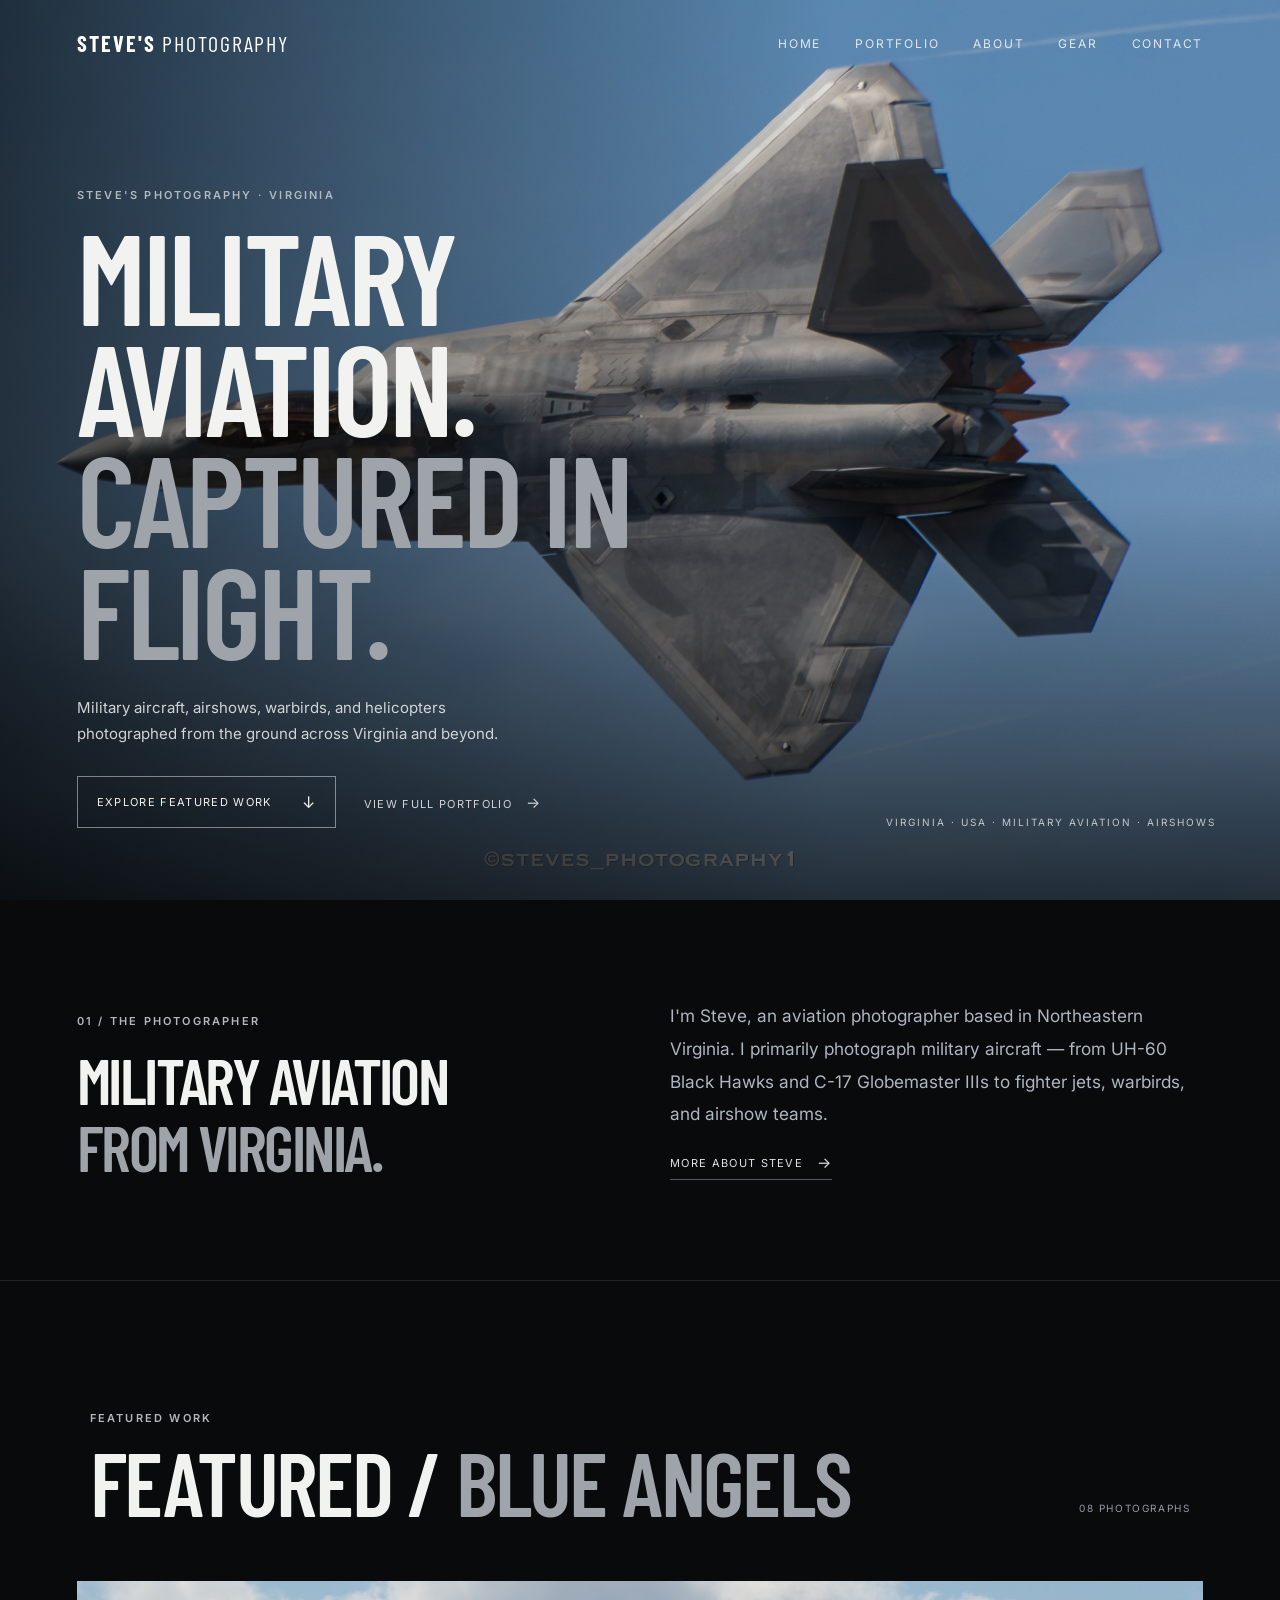
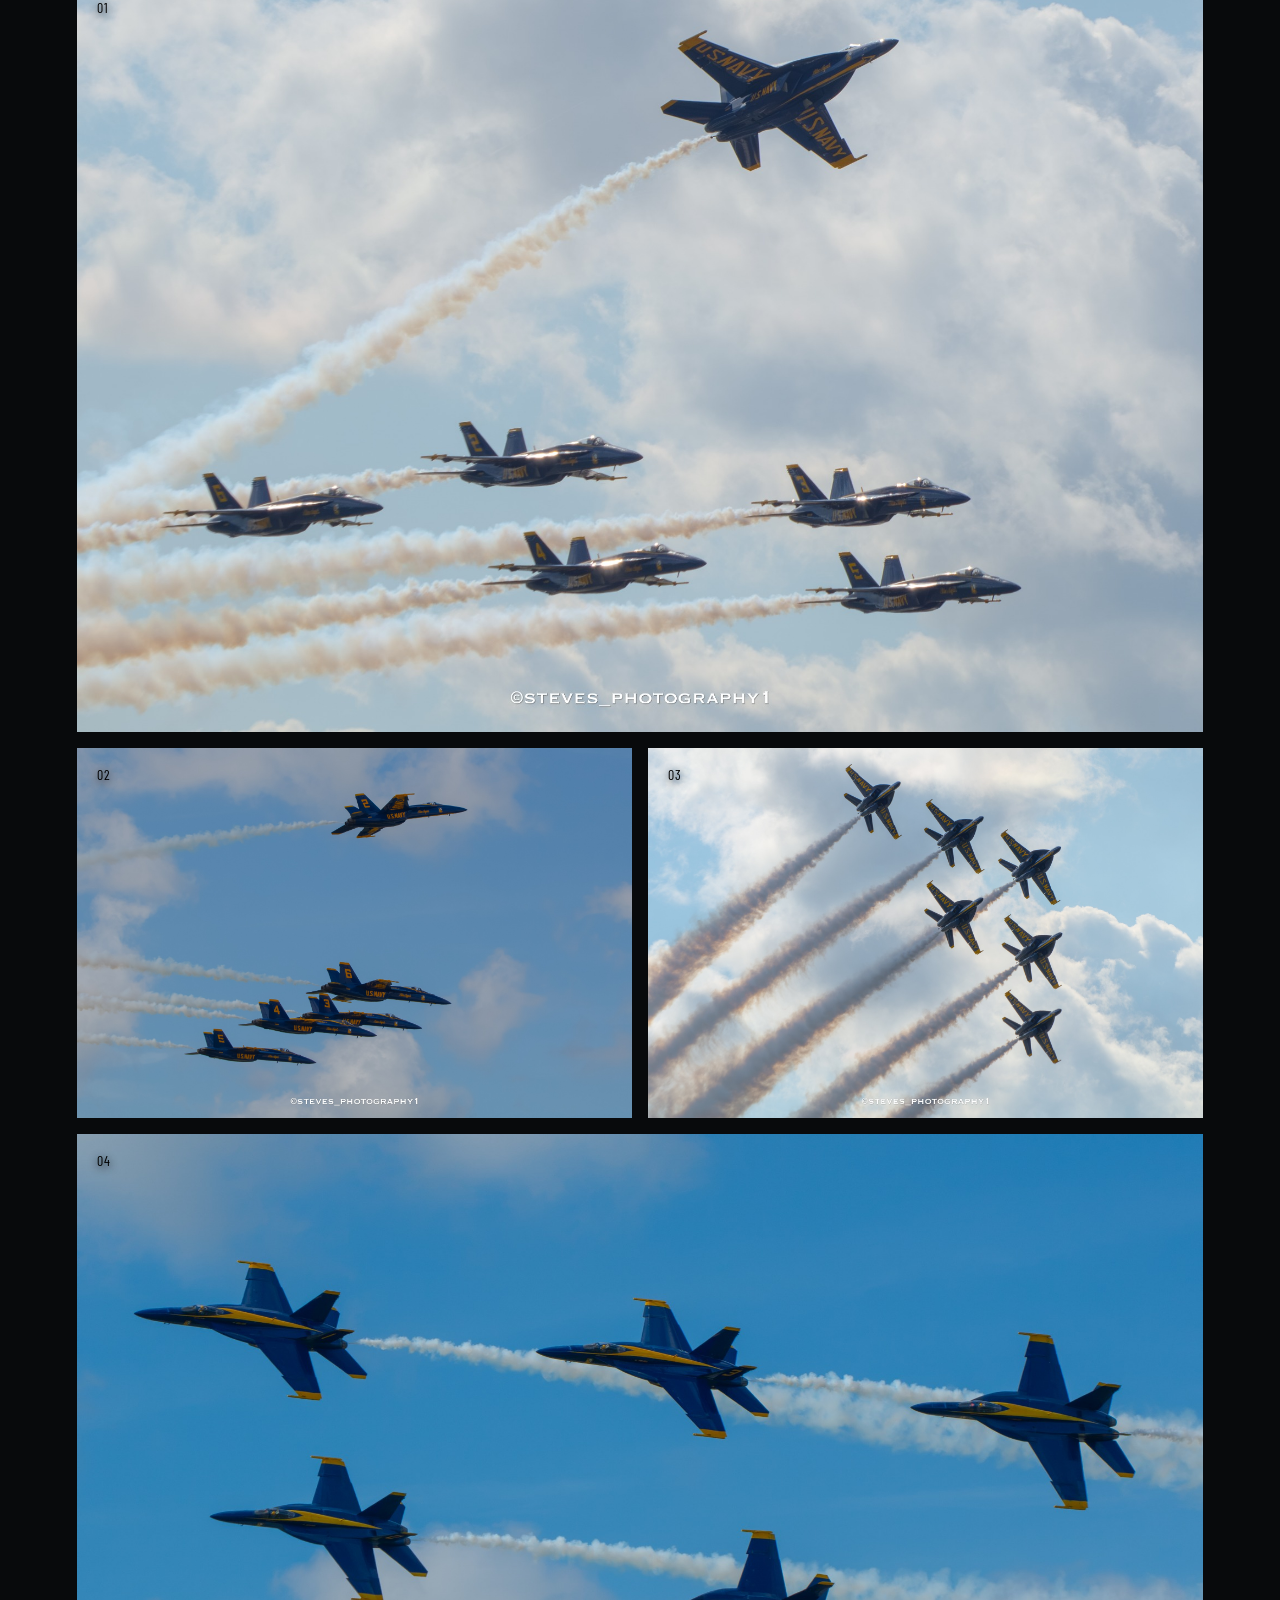
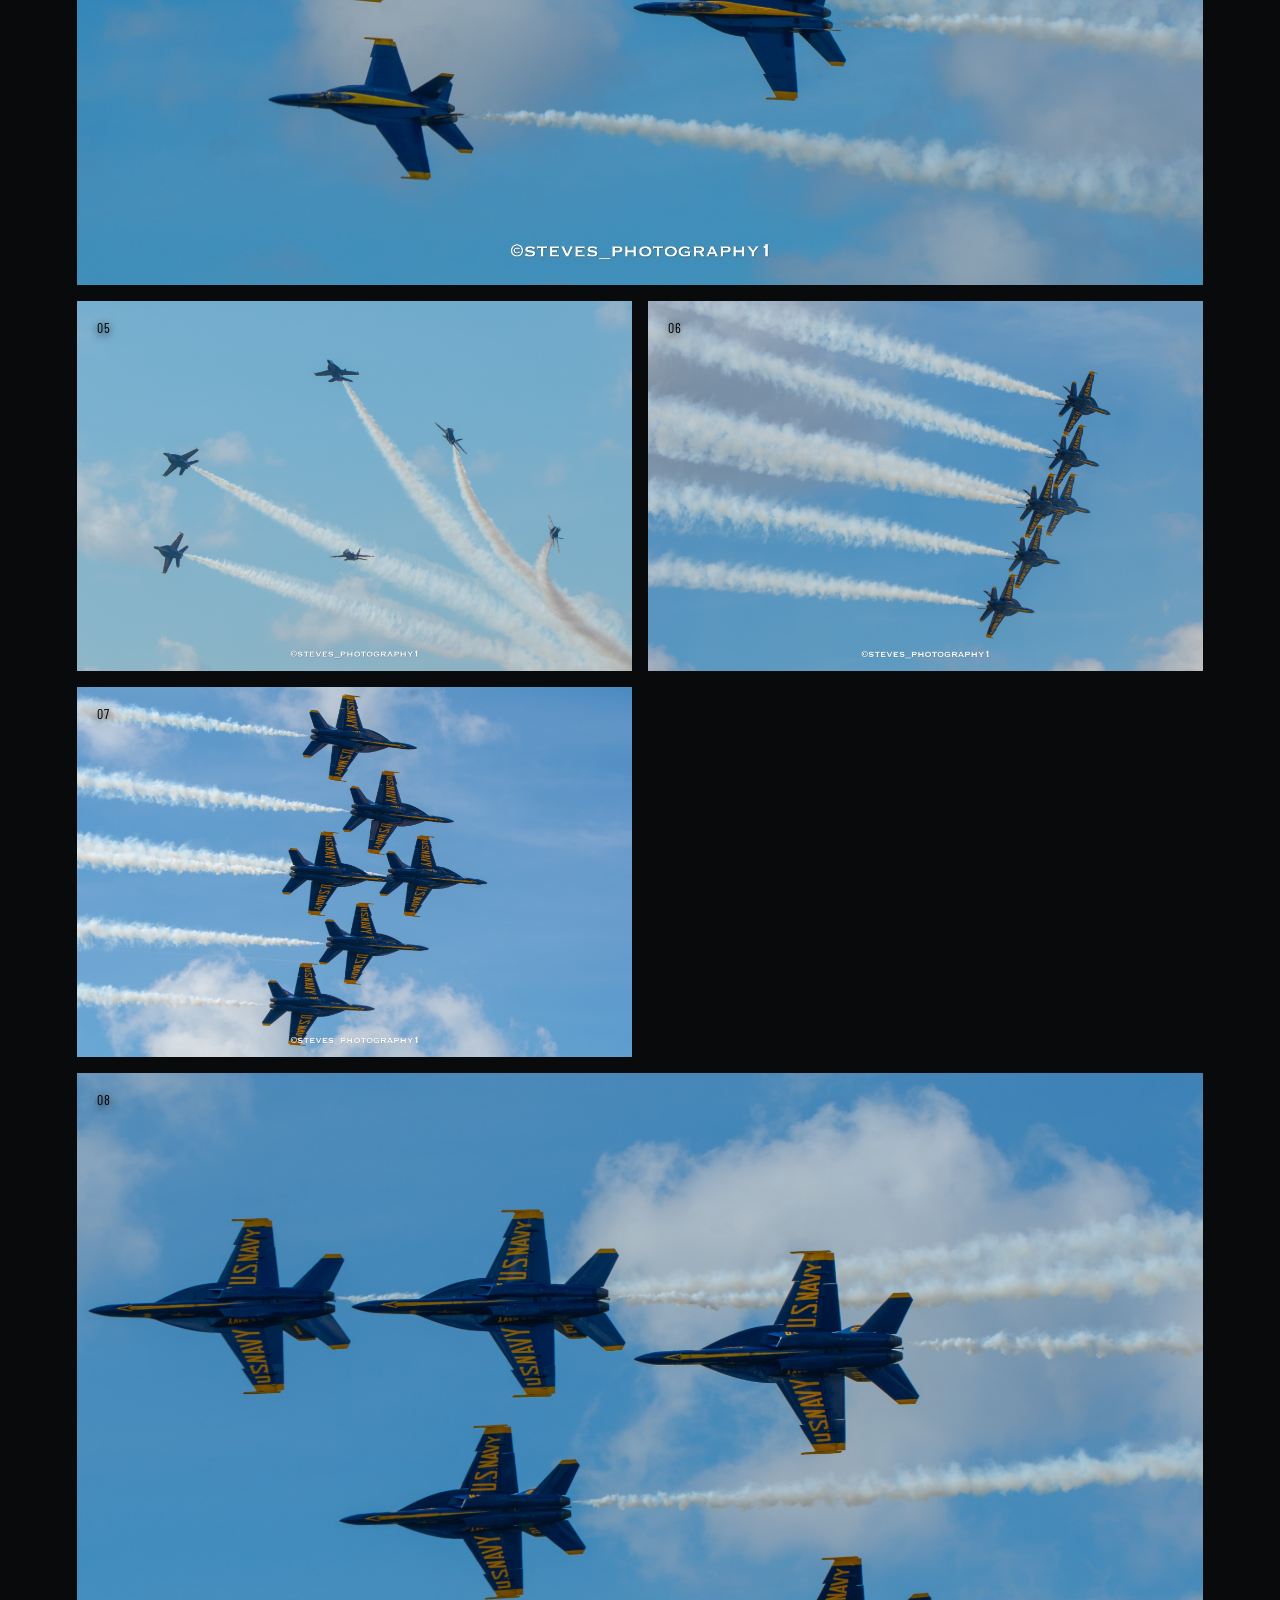
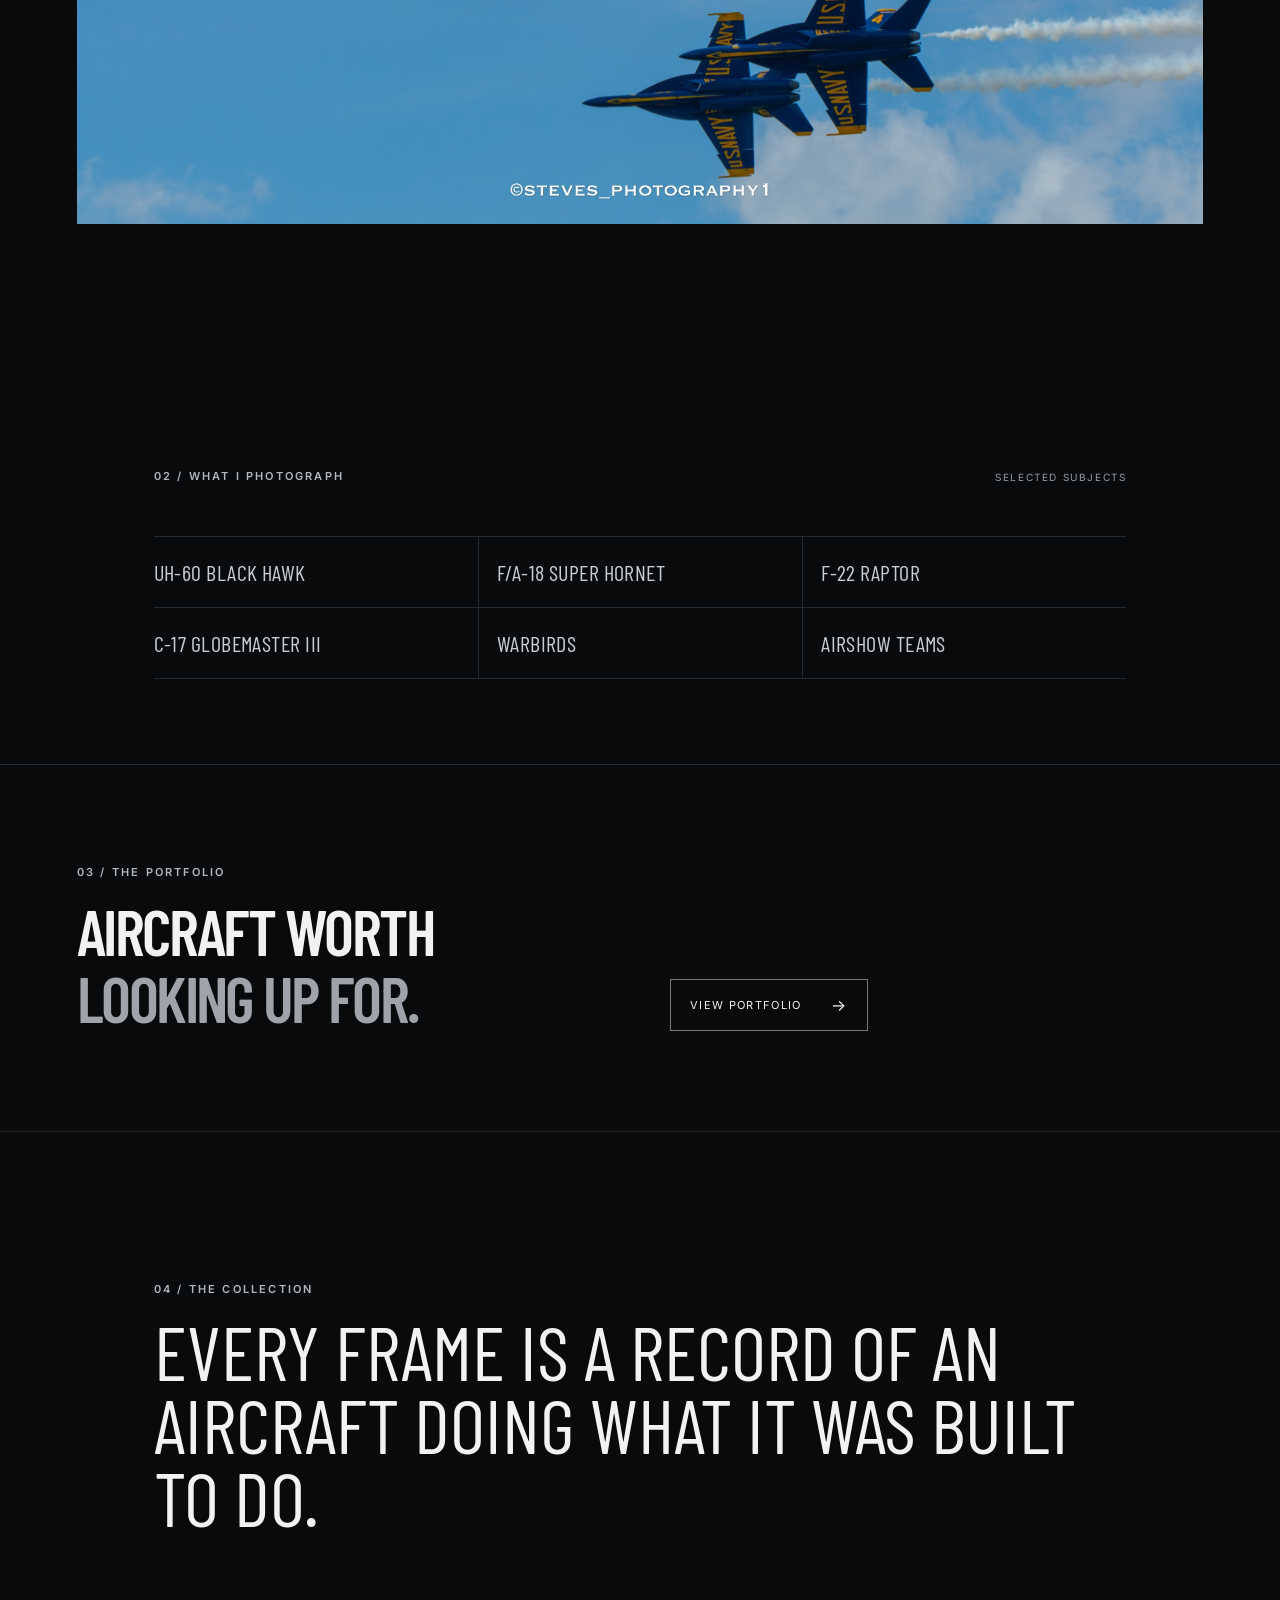
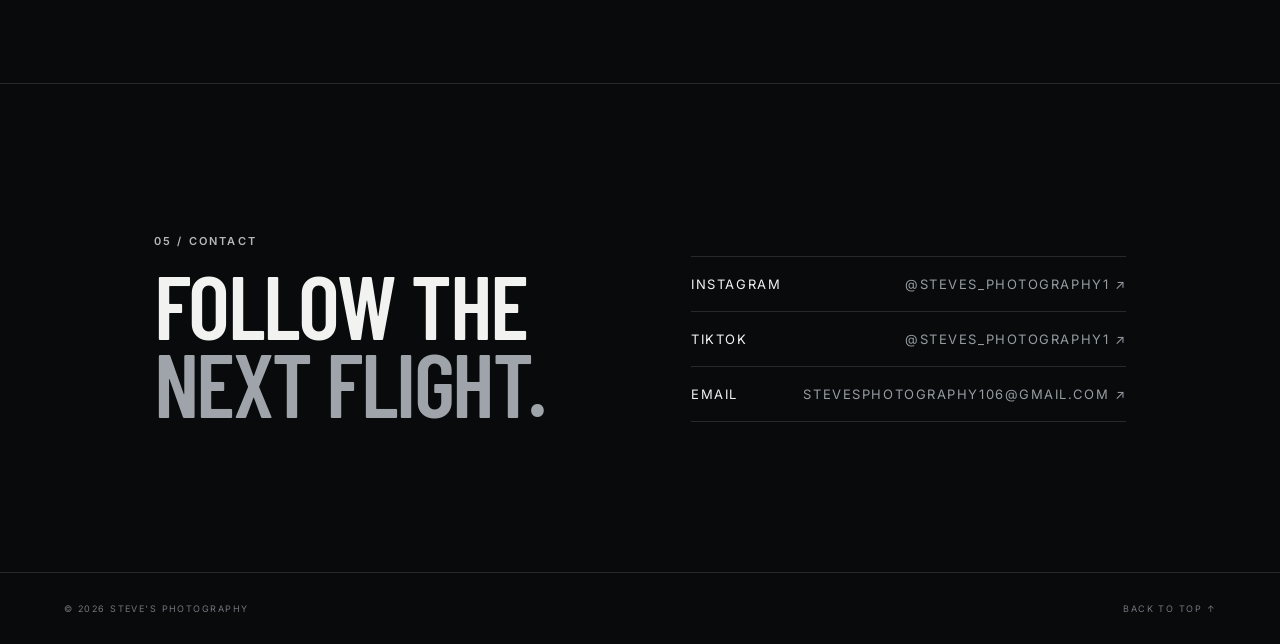
<file: index.html>
<!DOCTYPE html>
<html lang="en">
<head>
  <meta charset="UTF-8">
  <meta name="viewport" content="width=device-width, initial-scale=1.0">
  <meta name="description" content="Steve's Photography — military aviation photography.">
  <title>Steve's Photography | Aviation Photography</title>
  <link rel="stylesheet" href="styles.css">
</head>
<body>
  <header class="site-header" id="top">
    <a class="brand" href="index.html" aria-label="Steve's Photography home">STEVE'S <span>PHOTOGRAPHY</span></a>
    <nav aria-label="Main navigation">
      <a href="index.html">Home</a>
      <a href="portfolio.html">Portfolio</a>
      <a href="about.html">About</a>
      <a href="gear.html">Gear</a>
      <a href="contact.html">Contact</a>
    </nav>
  </header>
  <main>
    <section class="hero">
      <img class="hero-image" src="assets/DSC_8626.jpg" alt="F-22 Raptor in side profile against a blue sky" fetchpriority="high">
      <div class="hero-overlay"></div>
      <div class="hero-content">
        <p class="eyebrow">STEVE'S PHOTOGRAPHY · VIRGINIA</p>
        <h1>Military aviation.<br><em>Captured in flight.</em></h1>
        <p class="hero-copy">Military aircraft, airshows, warbirds, and helicopters photographed from the ground across Virginia and beyond.</p>
        <div class="hero-actions">
          <a class="button" href="#featured">Explore featured work <span>↓</span></a>
          <a class="hero-text-link" href="portfolio.html">View full portfolio <span>→</span></a>
        </div>
      </div>
      <div class="hero-meta">VIRGINIA · USA · MILITARY AVIATION · AIRSHOWS</div>
    </section>

    <section class="homepage-intro" aria-label="Introduction">
      <div><p class="eyebrow">01 / THE PHOTOGRAPHER</p><h2>Military aviation<br><em>from Virginia.</em></h2></div>
      <div class="intro-copy-wrap"><p class="intro-copy">I'm Steve, an aviation photographer based in Northeastern Virginia. I primarily photograph military aircraft — from UH-60 Black Hawks and C-17 Globemaster IIIs to fighter jets, warbirds, and airshow teams.</p><a class="inline-link" href="about.html">More about Steve <span>→</span></a></div>
    </section>

    <section class="gallery-section" id="featured">
      <div class="section-heading"><div><p class="eyebrow">FEATURED WORK</p><h2>Featured / <em>Blue Angels</em></h2></div><p>08 photographs</p></div>
      <div class="gallery-grid">
        <figure class="photo photo-wide"><button class="photo-button" aria-label="Open Blue Angels photograph"><img src="assets/DSC_9621.jpg" alt="Blue Angels formation" loading="lazy"><span class="photo-number">01</span></button></figure>
        <figure class="photo"><button class="photo-button" aria-label="Open Blue Angels photograph"><img src="assets/DSC_9627.jpg" alt="Blue Angels formation" loading="lazy"><span class="photo-number">02</span></button></figure>
        <figure class="photo"><button class="photo-button" aria-label="Open Blue Angels photograph"><img src="assets/DSC_9590.jpg" alt="Blue Angels climbing formation" loading="lazy"><span class="photo-number">03</span></button></figure>
        <figure class="photo photo-wide"><button class="photo-button" aria-label="Open Blue Angels photograph"><img src="assets/DSC_9575.jpg" alt="Blue Angels formation" loading="lazy"><span class="photo-number">04</span></button></figure>
        <figure class="photo"><button class="photo-button" aria-label="Open Blue Angels photograph"><img src="assets/DSC_9609.jpg" alt="Blue Angels crossing maneuver" loading="lazy"><span class="photo-number">05</span></button></figure>
        <figure class="photo"><button class="photo-button" aria-label="Open Blue Angels photograph"><img src="assets/DSC_9601.jpg" alt="Blue Angels vertical formation" loading="lazy"><span class="photo-number">06</span></button></figure>
        <figure class="photo"><button class="photo-button" aria-label="Open Blue Angels photograph"><img src="assets/DSC_9597.jpg" alt="Blue Angels formation" loading="lazy"><span class="photo-number">07</span></button></figure>
        <figure class="photo photo-wide"><button class="photo-button" aria-label="Open Blue Angels photograph"><img src="assets/DSC_9580.jpg" alt="Blue Angels formation" loading="lazy"><span class="photo-number">08</span></button></figure>
      </div>
    </section>

    <section class="subject-strip" aria-label="Photography focus">
      <div class="subject-strip-heading"><p class="eyebrow">02 / WHAT I PHOTOGRAPH</p><p>Selected subjects</p></div>
      <div class="subject-list">
        <a href="uh-60.html">UH-60 Black Hawk</a>
        <a href="fa-18.html">F/A-18 Super Hornet</a>
        <a href="f-22.html">F-22 Raptor</a>
        <a href="c-17.html">C-17 Globemaster III</a>
        <a href="warbirds.html">Warbirds</a>
        <a href="airshow-teams.html">Airshow Teams</a>
      </div>
    </section>

    <section class="homepage-cta"><div><p class="eyebrow">03 / THE PORTFOLIO</p><h2>Aircraft worth<br><em>looking up for.</em></h2></div><a class="button" href="portfolio.html">View portfolio <span>→</span></a></section>
    <section class="statement"><p class="eyebrow">04 / THE COLLECTION</p><p class="statement-text">Every frame is a record of an aircraft doing what it was built to do.</p></section>
    <section class="contact" id="contact"><div><p class="eyebrow">05 / CONTACT</p><h2>Follow the<br><em>next flight.</em></h2></div><div class="contact-links"><a href="https://www.instagram.com/steves_photography1/" target="_blank" rel="noopener">Instagram <span>@steves_photography1 ↗</span></a><a href="https://www.tiktok.com/@steves_photography1" target="_blank" rel="noopener">TikTok <span>@steves_photography1 ↗</span></a><a href="mailto:stevesphotography106@gmail.com">Email <span>stevesphotography106@gmail.com ↗</span></a></div></section>
  </main>
  <footer><span>© 2026 STEVE'S PHOTOGRAPHY</span><a href="#top">BACK TO TOP ↑</a></footer>
  <script src="script.js"></script>
</body>
</html>
</file>
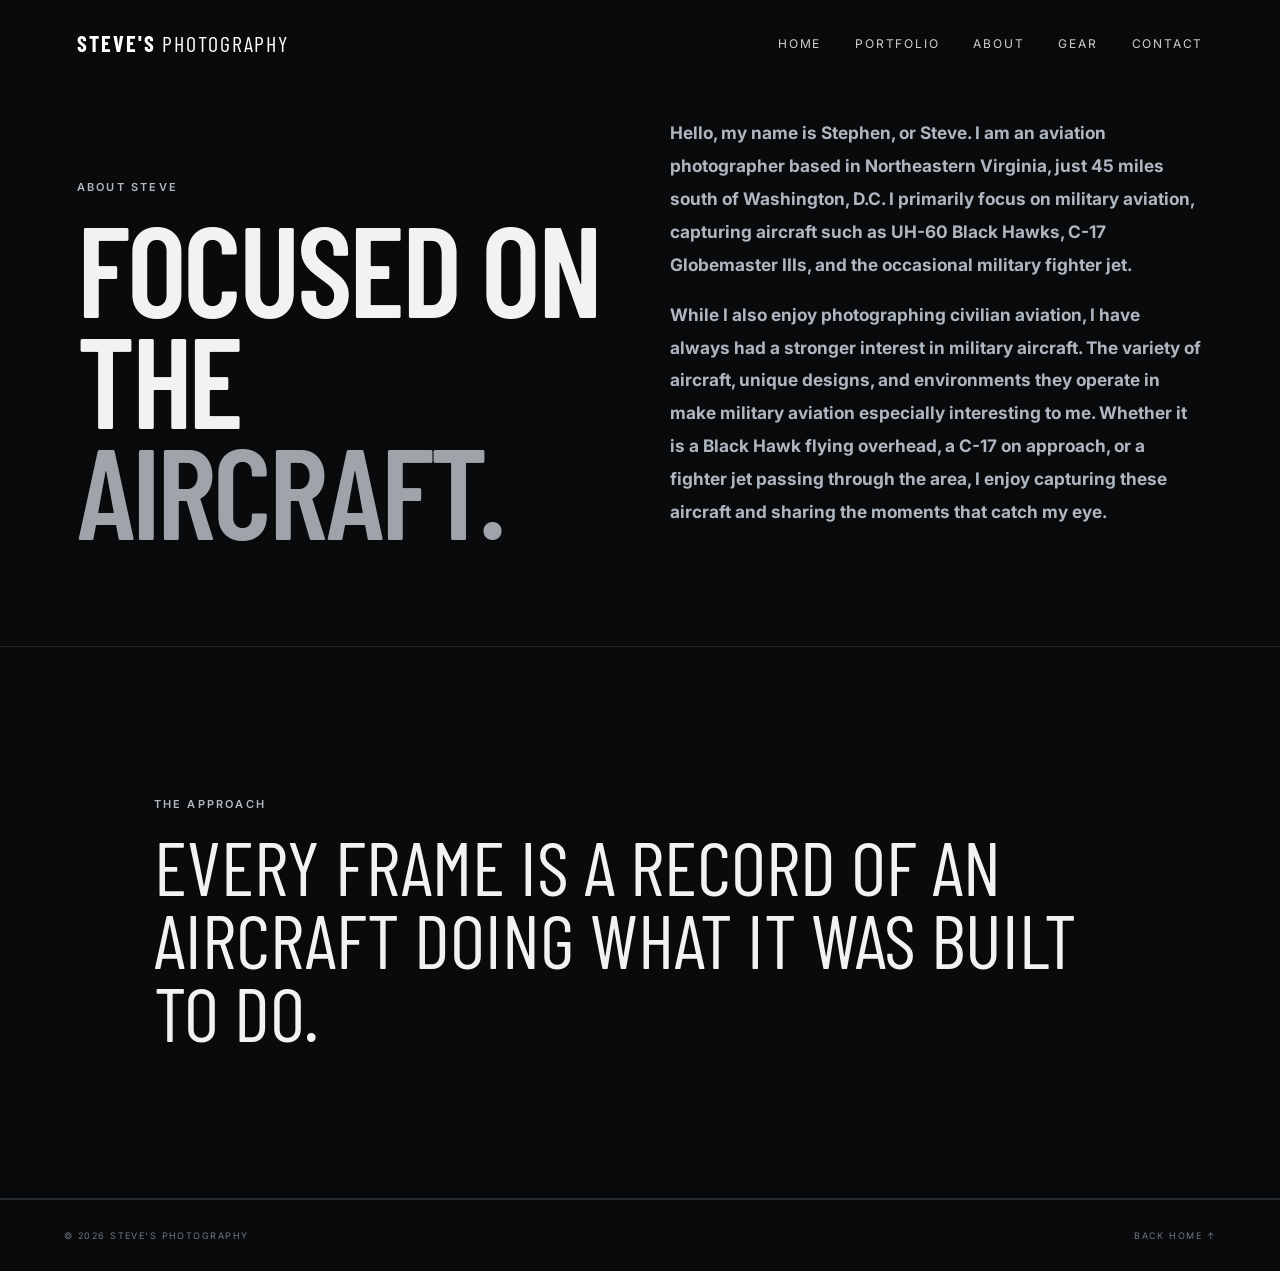
<file: about.html>
<!DOCTYPE html>
<html lang="en"><head><meta charset="UTF-8"><meta name="viewport" content="width=device-width, initial-scale=1.0">
<meta name="description" content="About Steve's Photography, an aviation photography portfolio based in Northeastern Virginia.">
<title>About | Steve's Photography</title><link rel="stylesheet" href="styles.css"></head>
<body>
  <header class="site-header" id="top">
    <a class="brand" href="index.html" aria-label="Steve's Photography home">STEVE'S <span>PHOTOGRAPHY</span></a>
    <nav aria-label="Main navigation">
      <a href="index.html">Home</a>
      <a href="portfolio.html">Portfolio</a>
      <a href="about.html">About</a>
      <a href="gear.html">Gear</a>
      <a href="contact.html">Contact</a>
    </nav>
  </header>
<main>
<section class="homepage-intro" style="margin-top:0">
<div><p class="eyebrow">ABOUT STEVE</p><h1>Focused on the<br><em>aircraft.</em></h1></div>
<div class="intro-copy">
<p><strong>Hello, my name is Stephen, or Steve. I am an aviation photographer based in Northeastern Virginia, just 45 miles south of Washington, D.C. I primarily focus on military aviation, capturing aircraft such as UH-60 Black Hawks, C-17 Globemaster IIIs, and the occasional military fighter jet.</strong></p>
<p><strong>While I also enjoy photographing civilian aviation, I have always had a stronger interest in military aircraft. The variety of aircraft, unique designs, and environments they operate in make military aviation especially interesting to me. Whether it is a Black Hawk flying overhead, a C-17 on approach, or a fighter jet passing through the area, I enjoy capturing these aircraft and sharing the moments that catch my eye.</strong></p>
</div>
</section>
<section class="statement"><p class="eyebrow">THE APPROACH</p><p class="statement-text">Every frame is a record of an aircraft doing what it was built to do.</p></section>
</main>
<footer><span>© 2026 STEVE'S PHOTOGRAPHY</span><a href="index.html">BACK HOME ↑</a></footer>
</body></html>
</file>
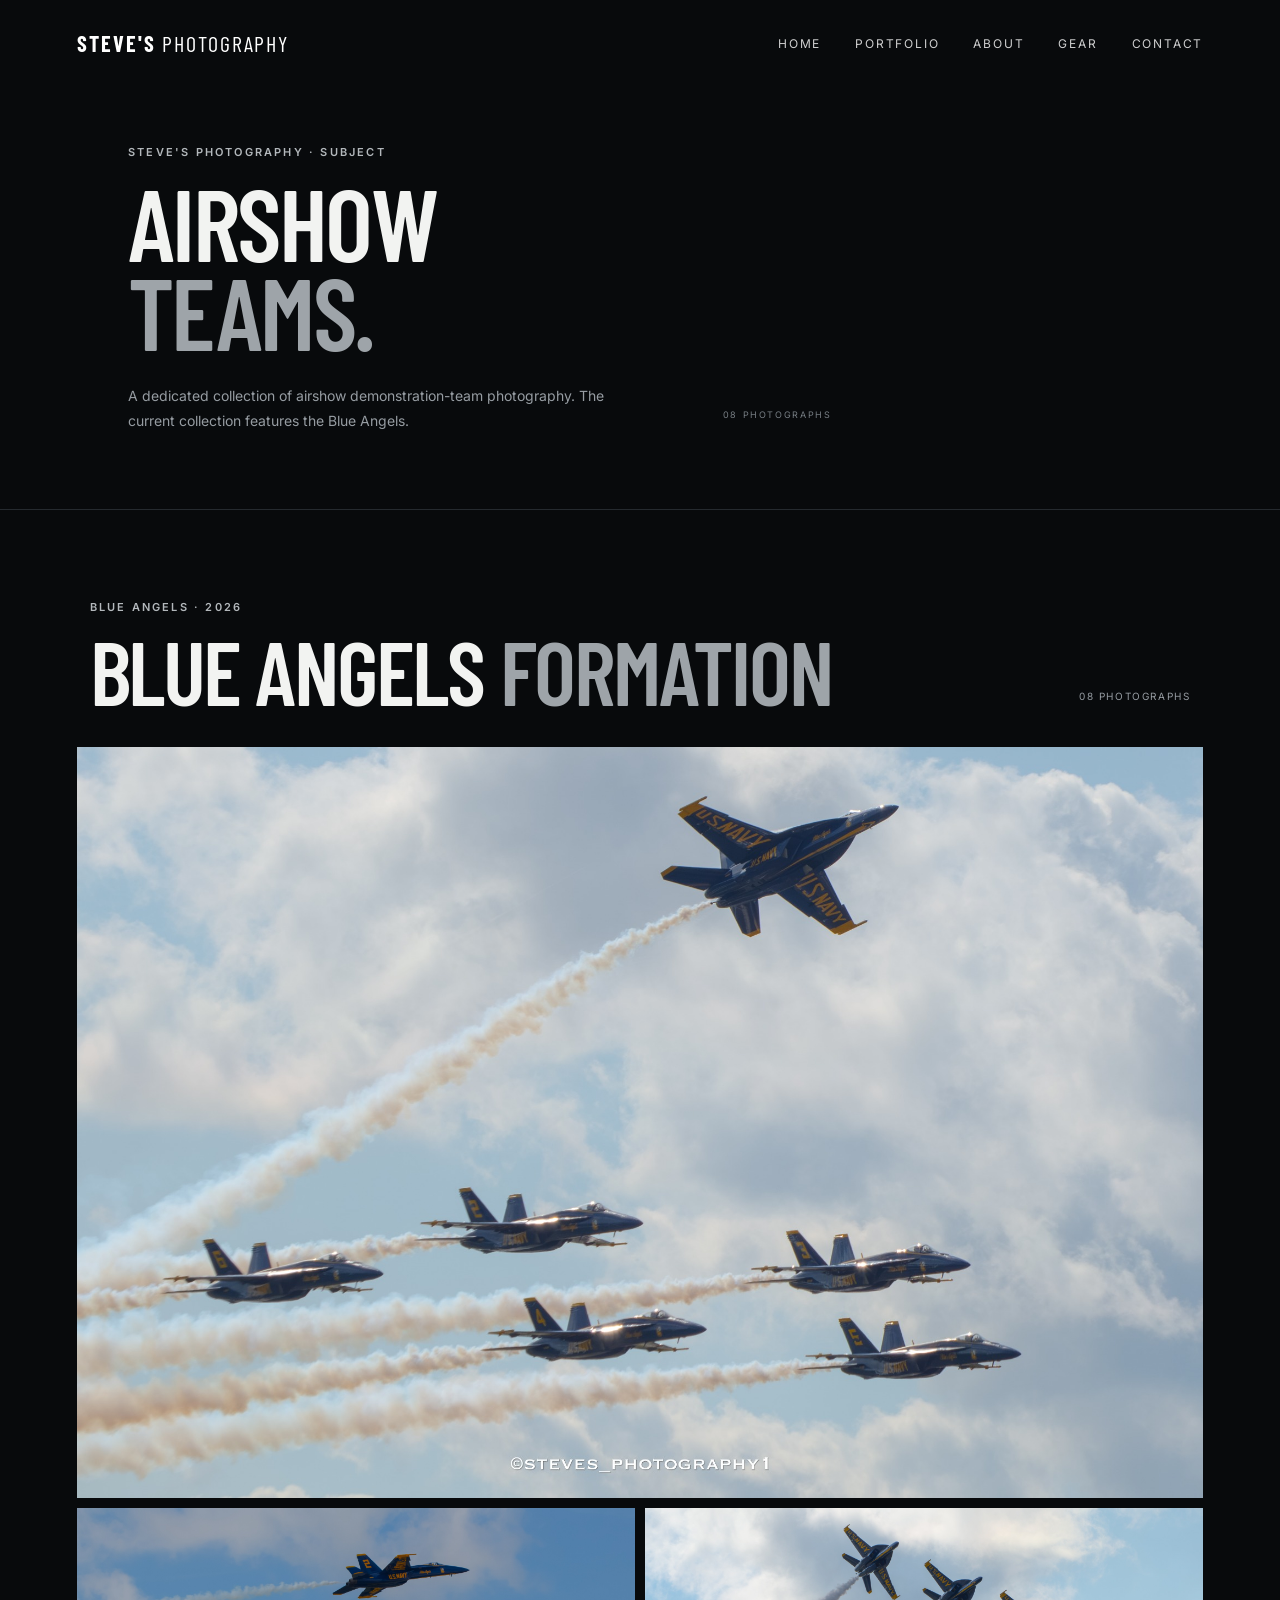
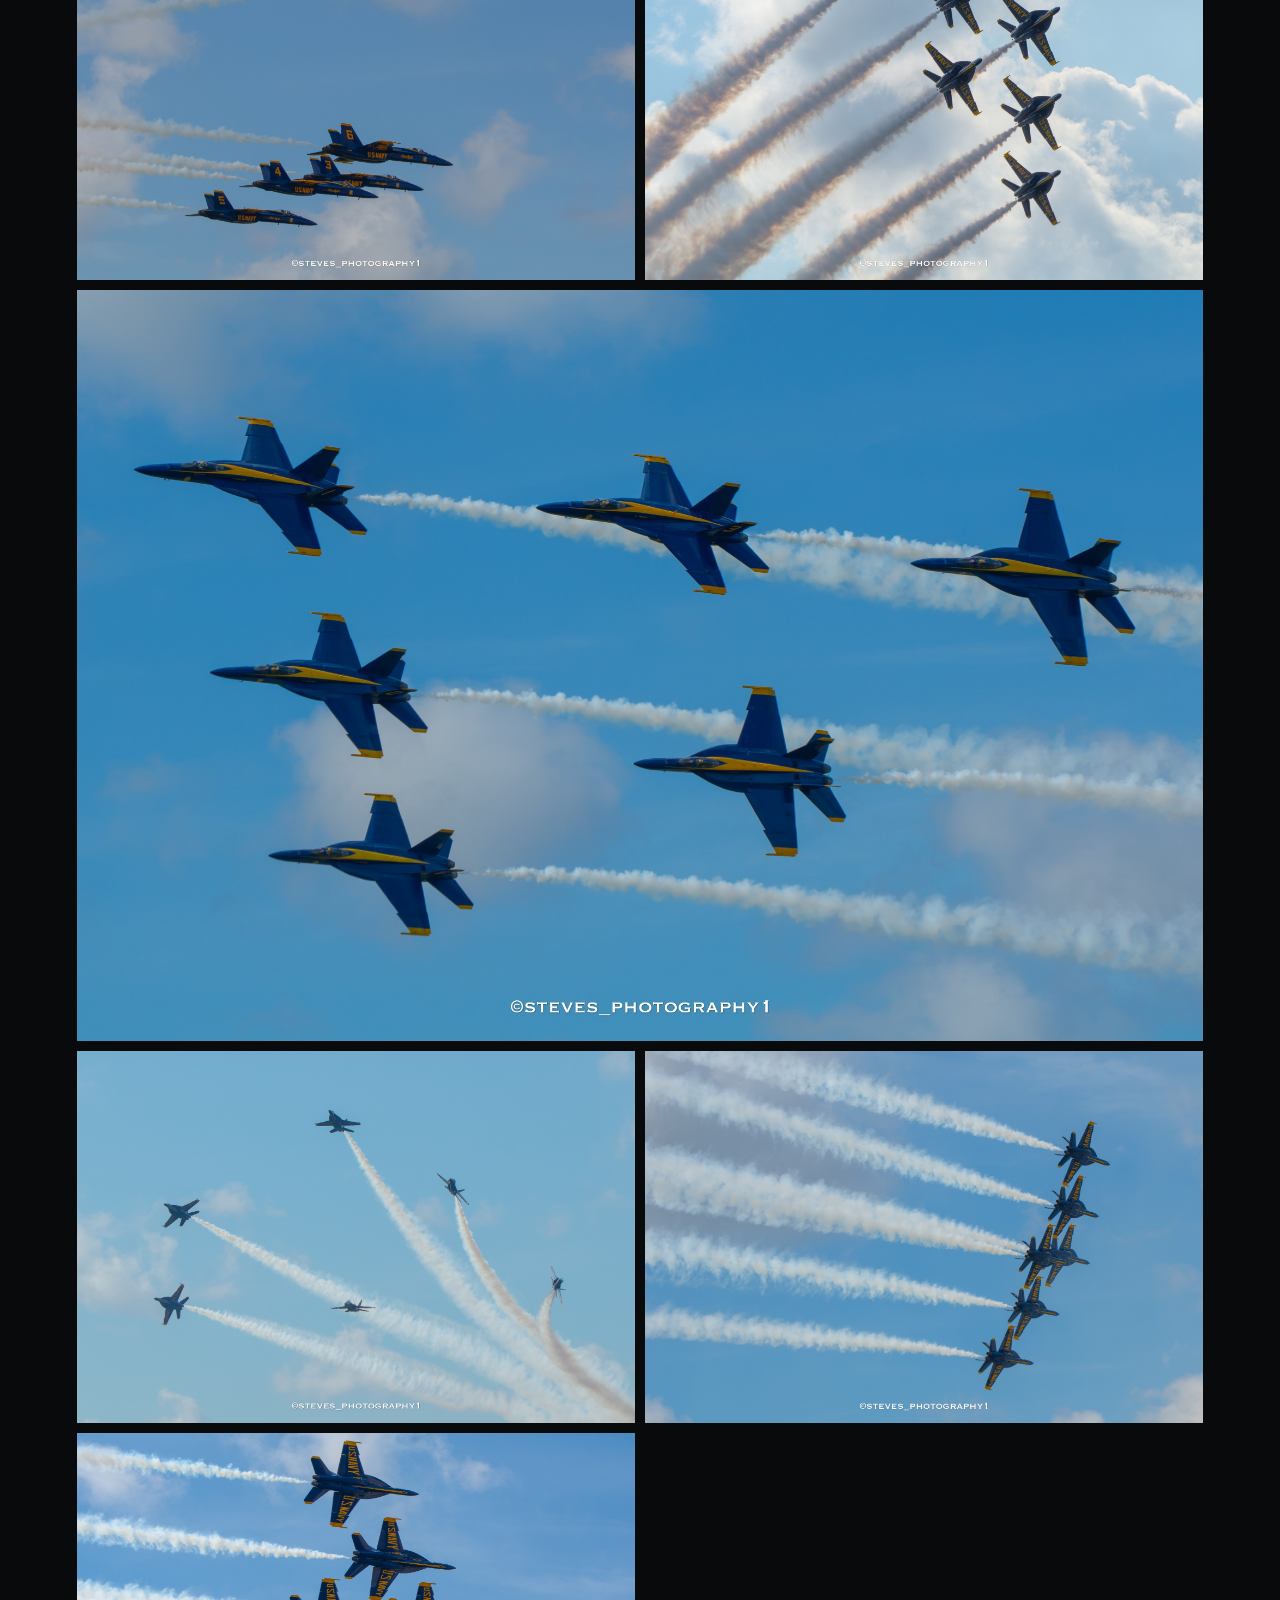
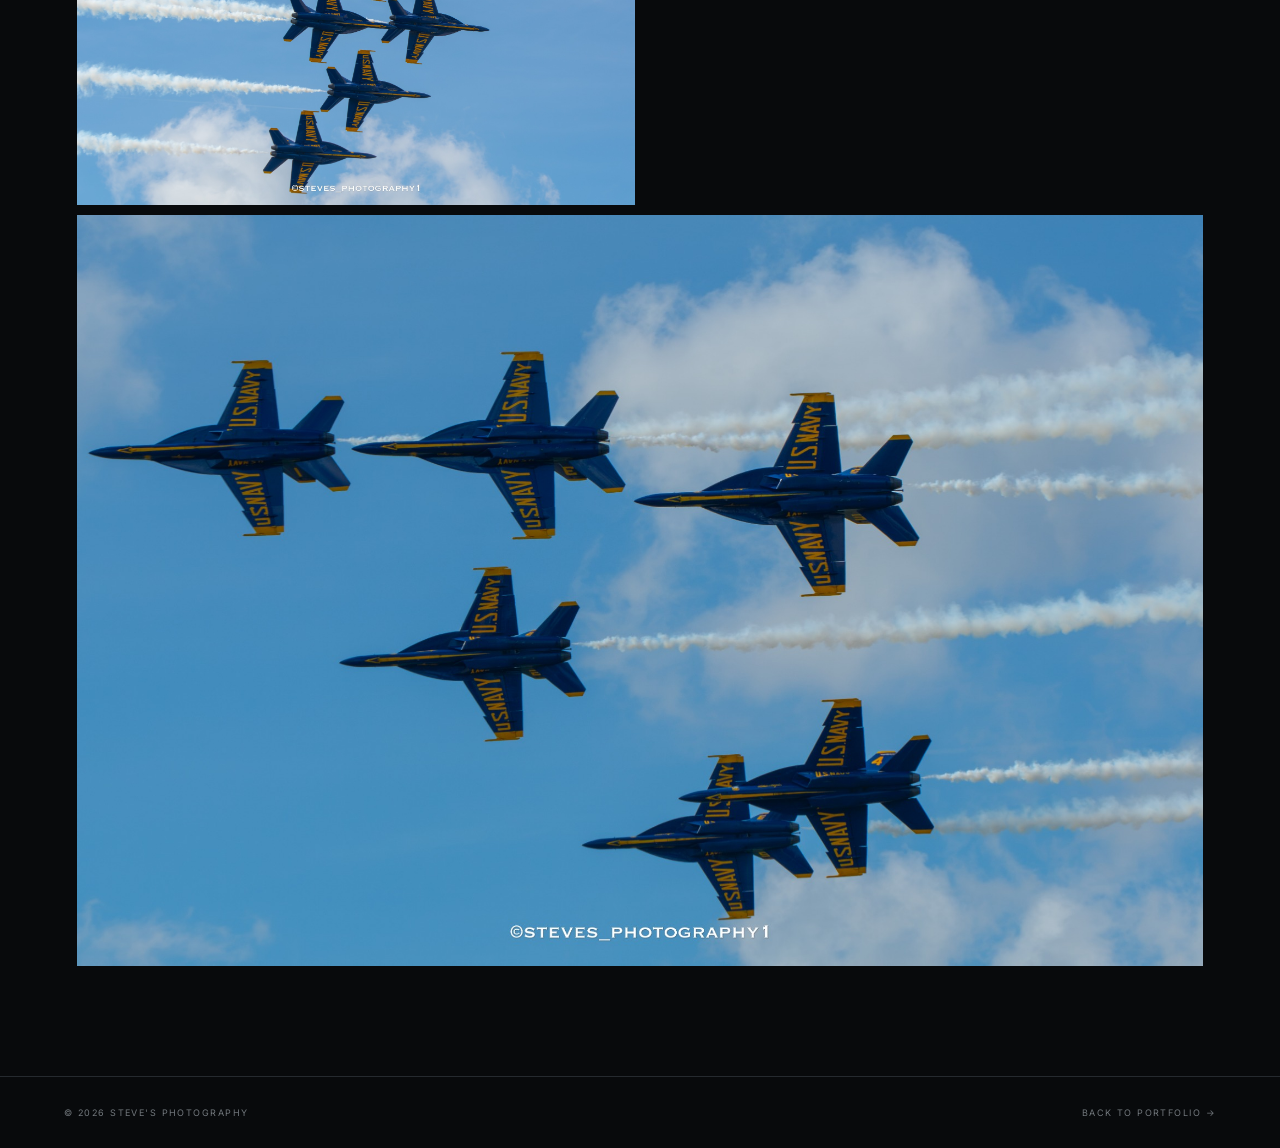
<file: airshow-teams.html>
<!DOCTYPE html><html lang="en"><head><meta charset="UTF-8"><meta name="viewport" content="width=device-width, initial-scale=1.0"><meta name="description" content="Steve's Photography — airshow team photography."><title>Airshow Teams | Steve's Photography</title><link rel="stylesheet" href="styles.css"></head><body><header class="site-header"><a class="brand" href="index.html">STEVE'S <span>PHOTOGRAPHY</span></a><nav><a href="index.html">Home</a><a href="portfolio.html">Portfolio</a><a href="about.html">About</a><a href="gear.html">Gear</a><a href="contact.html">Contact</a></nav></header><main><section class="portfolio-header"><div><p class="eyebrow">STEVE'S PHOTOGRAPHY · SUBJECT</p><h1>Airshow<br><em>Teams.</em></h1><p class="portfolio-intro">A dedicated collection of airshow demonstration-team photography. The current collection features the Blue Angels.</p></div><div><p class="portfolio-nav-label">08 PHOTOGRAPHS</p></div></section><section class="gallery-section portfolio-gallery"><div class="section-heading"><div><p class="eyebrow">BLUE ANGELS · 2026</p><h2>Blue Angels <em>Formation</em></h2></div><p>08 photographs</p></div><div class="gallery-grid"><figure class="photo photo-wide"><img src="assets/DSC_9621.jpg" alt="Blue Angels formation with one aircraft climbing above the formation"></figure><figure class="photo"><img src="assets/DSC_9627.jpg" alt="Blue Angels aircraft flying in a compact formation"></figure><figure class="photo"><img src="assets/DSC_9590.jpg" alt="Blue Angels climbing in a tight diagonal formation with smoke trails"></figure><figure class="photo photo-wide"><img src="assets/DSC_9575.jpg" alt="Six Blue Angels aircraft in a spread formation"></figure><figure class="photo"><img src="assets/DSC_9609.jpg" alt="Blue Angels aircraft crossing through the sky with smoke trails"></figure><figure class="photo"><img src="assets/DSC_9601.jpg" alt="Blue Angels in a vertical formation with smoke trails"></figure><figure class="photo"><img src="assets/DSC_9597.jpg" alt="Blue Angels stacked tightly in formation"></figure><figure class="photo photo-wide"><img src="assets/DSC_9580.jpg" alt="Blue Angels in a six-aircraft formation with smoke trails"></figure></div></section></main><footer><span>© 2026 STEVE'S PHOTOGRAPHY</span><a href="portfolio.html">BACK TO PORTFOLIO →</a></footer></body></html>
</file>
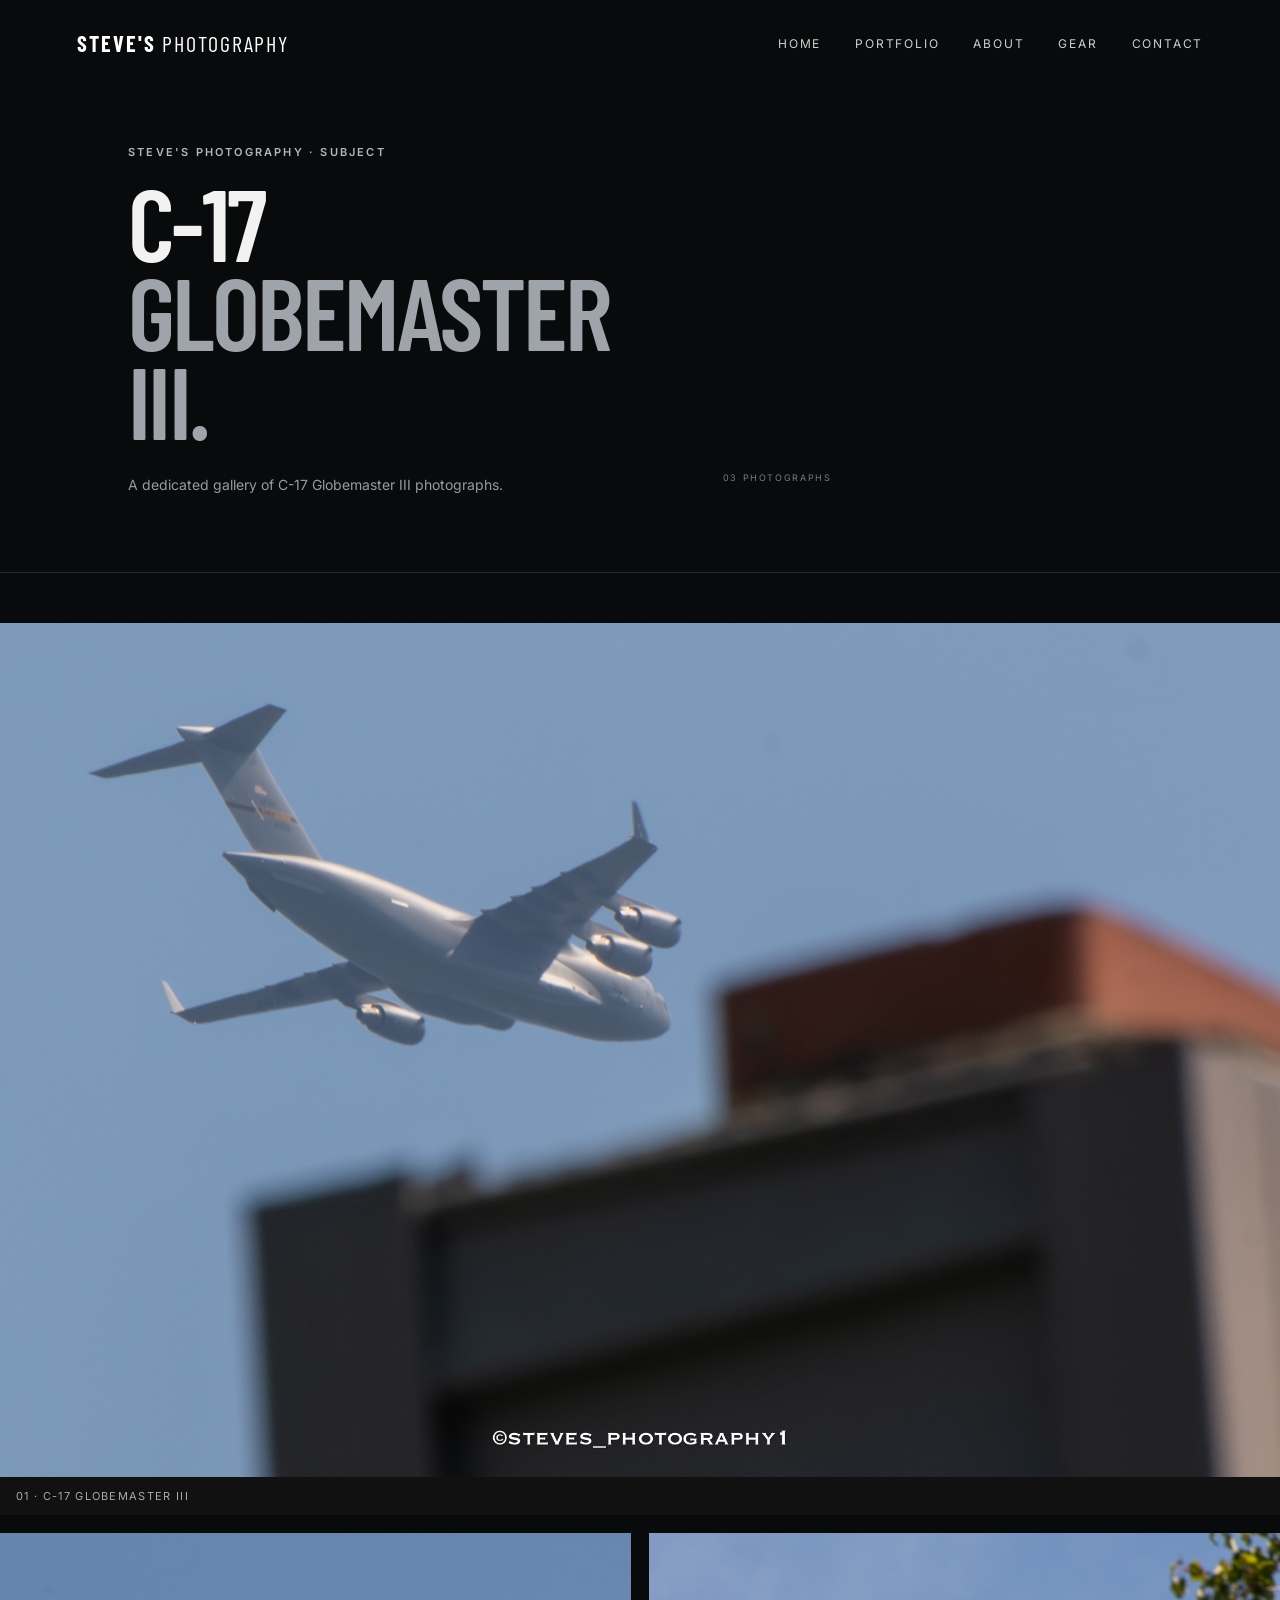
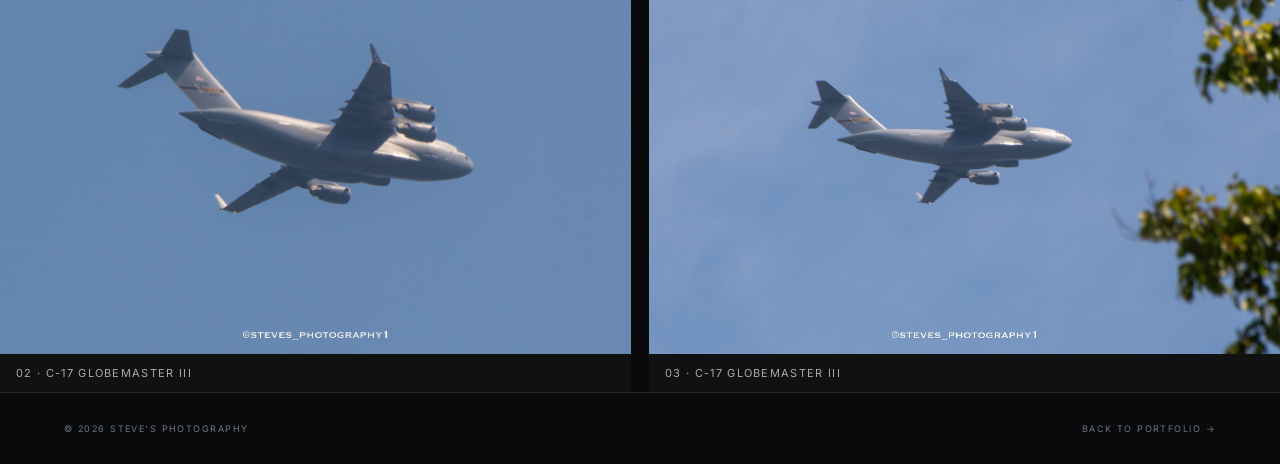
<file: c-17.html>
<!DOCTYPE html>
<html lang="en">
<head>
<meta charset="UTF-8">
<meta name="viewport" content="width=device-width, initial-scale=1.0">
<meta name="description" content="Steve's Photography — C-17 Globemaster III photography.">
<title>C-17 Globemaster III | Steve's Photography</title>
<link rel="stylesheet" href="styles.css">
<style>
.c17-gallery{display:grid;grid-template-columns:repeat(2,minmax(0,1fr));gap:18px;margin-top:50px}
.c17-gallery figure{margin:0;background:#111;overflow:hidden}
.c17-gallery img{display:block;width:100%;height:auto}
.c17-gallery figure:first-child{grid-column:1/-1}
.c17-gallery figcaption{padding:12px 16px;color:#aaa;font-size:11px;letter-spacing:.12em;text-transform:uppercase}
@media(max-width:700px){.c17-gallery{grid-template-columns:1fr}.c17-gallery figure:first-child{grid-column:auto}}
</style>
</head>
<body>
<header class="site-header">
<a class="brand" href="index.html">STEVE'S <span>PHOTOGRAPHY</span></a>
<nav><a href="index.html">Home</a><a href="portfolio.html">Portfolio</a><a href="about.html">About</a><a href="gear.html">Gear</a><a href="contact.html">Contact</a></nav>
</header>
<main>
<section class="portfolio-header">
<div><p class="eyebrow">STEVE'S PHOTOGRAPHY · SUBJECT</p><h1>C-17<br><em>Globemaster III.</em></h1><p class="portfolio-intro">A dedicated gallery of C-17 Globemaster III photographs.</p></div>
<div><p class="portfolio-nav-label">03 PHOTOGRAPHS</p></div>
</section>
<section class="c17-gallery">
<figure><img src="DSC_6430.jpg" alt="C-17 Globemaster III in flight"><figcaption>01 · C-17 Globemaster III</figcaption></figure>
<figure><img src="DSC_6409.jpg" alt="C-17 Globemaster III in flight against a blue sky"><figcaption>02 · C-17 Globemaster III</figcaption></figure>
<figure><img src="DSC_6405.jpg" alt="C-17 Globemaster III in flight framed by trees"><figcaption>03 · C-17 Globemaster III</figcaption></figure>
</section>
</main>
<footer><span>© 2026 STEVE'S PHOTOGRAPHY</span><a href="portfolio.html">BACK TO PORTFOLIO →</a></footer>
</body>
</html>
</file>
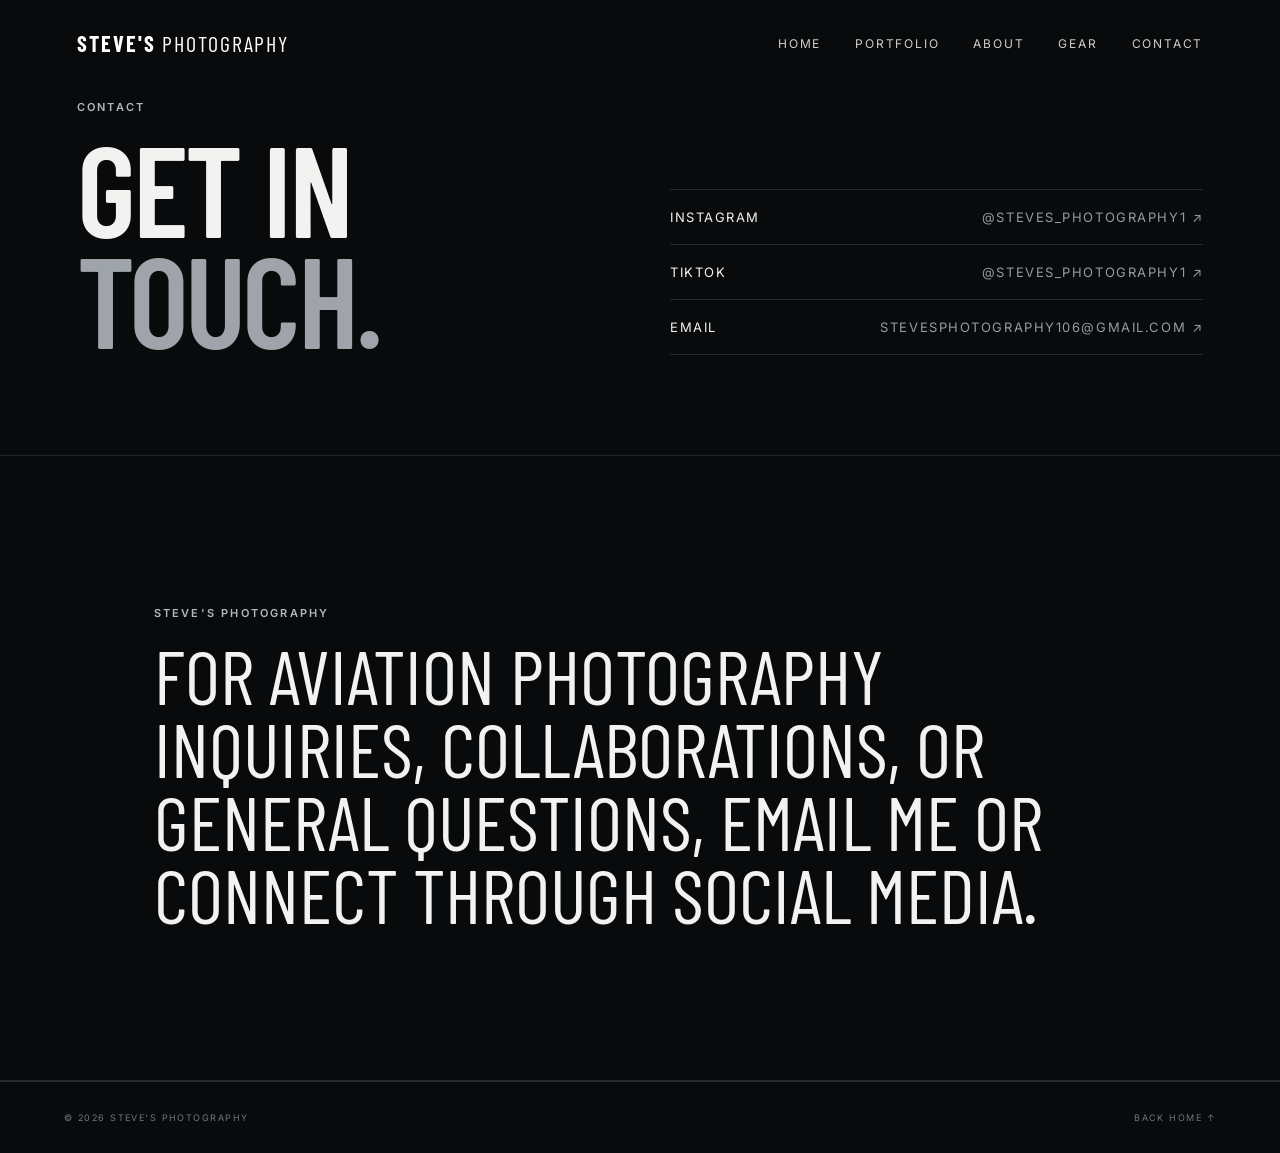
<file: contact.html>
<!DOCTYPE html>
<html lang="en"><head><meta charset="UTF-8"><meta name="viewport" content="width=device-width, initial-scale=1.0">
<meta name="description" content="Contact Steve's Photography.">
<title>Contact | Steve's Photography</title><link rel="stylesheet" href="styles.css"></head>
<body>
  <header class="site-header" id="top">
    <a class="brand" href="index.html" aria-label="Steve's Photography home">STEVE'S <span>PHOTOGRAPHY</span></a>
    <nav aria-label="Main navigation">
      <a href="index.html">Home</a>
      <a href="portfolio.html">Portfolio</a>
      <a href="about.html">About</a>
      <a href="gear.html">Gear</a>
      <a href="contact.html">Contact</a>
    </nav>
  </header>
<main>
<section class="homepage-intro" style="margin-top:0">
<div><p class="eyebrow">CONTACT</p><h1>Get in<br><em>touch.</em></h1></div>
<div class="contact-links">
<a href="https://www.instagram.com/steves_photography1/" target="_blank" rel="noopener">Instagram <span>@steves_photography1 ↗</span></a>
<a href="https://www.tiktok.com/@steves_photography1" target="_blank" rel="noopener">TikTok <span>@steves_photography1 ↗</span></a>
<a href="mailto:stevesphotography106@gmail.com">Email <span>stevesphotography106@gmail.com ↗</span></a>
</div>
</section>
<section class="statement"><p class="eyebrow">STEVE'S PHOTOGRAPHY</p><p class="statement-text">For aviation photography inquiries, collaborations, or general questions, email me or connect through social media.</p></section>
</main>
<footer><span>© 2026 STEVE'S PHOTOGRAPHY</span><a href="index.html">BACK HOME ↑</a></footer>
</body></html>
</file>
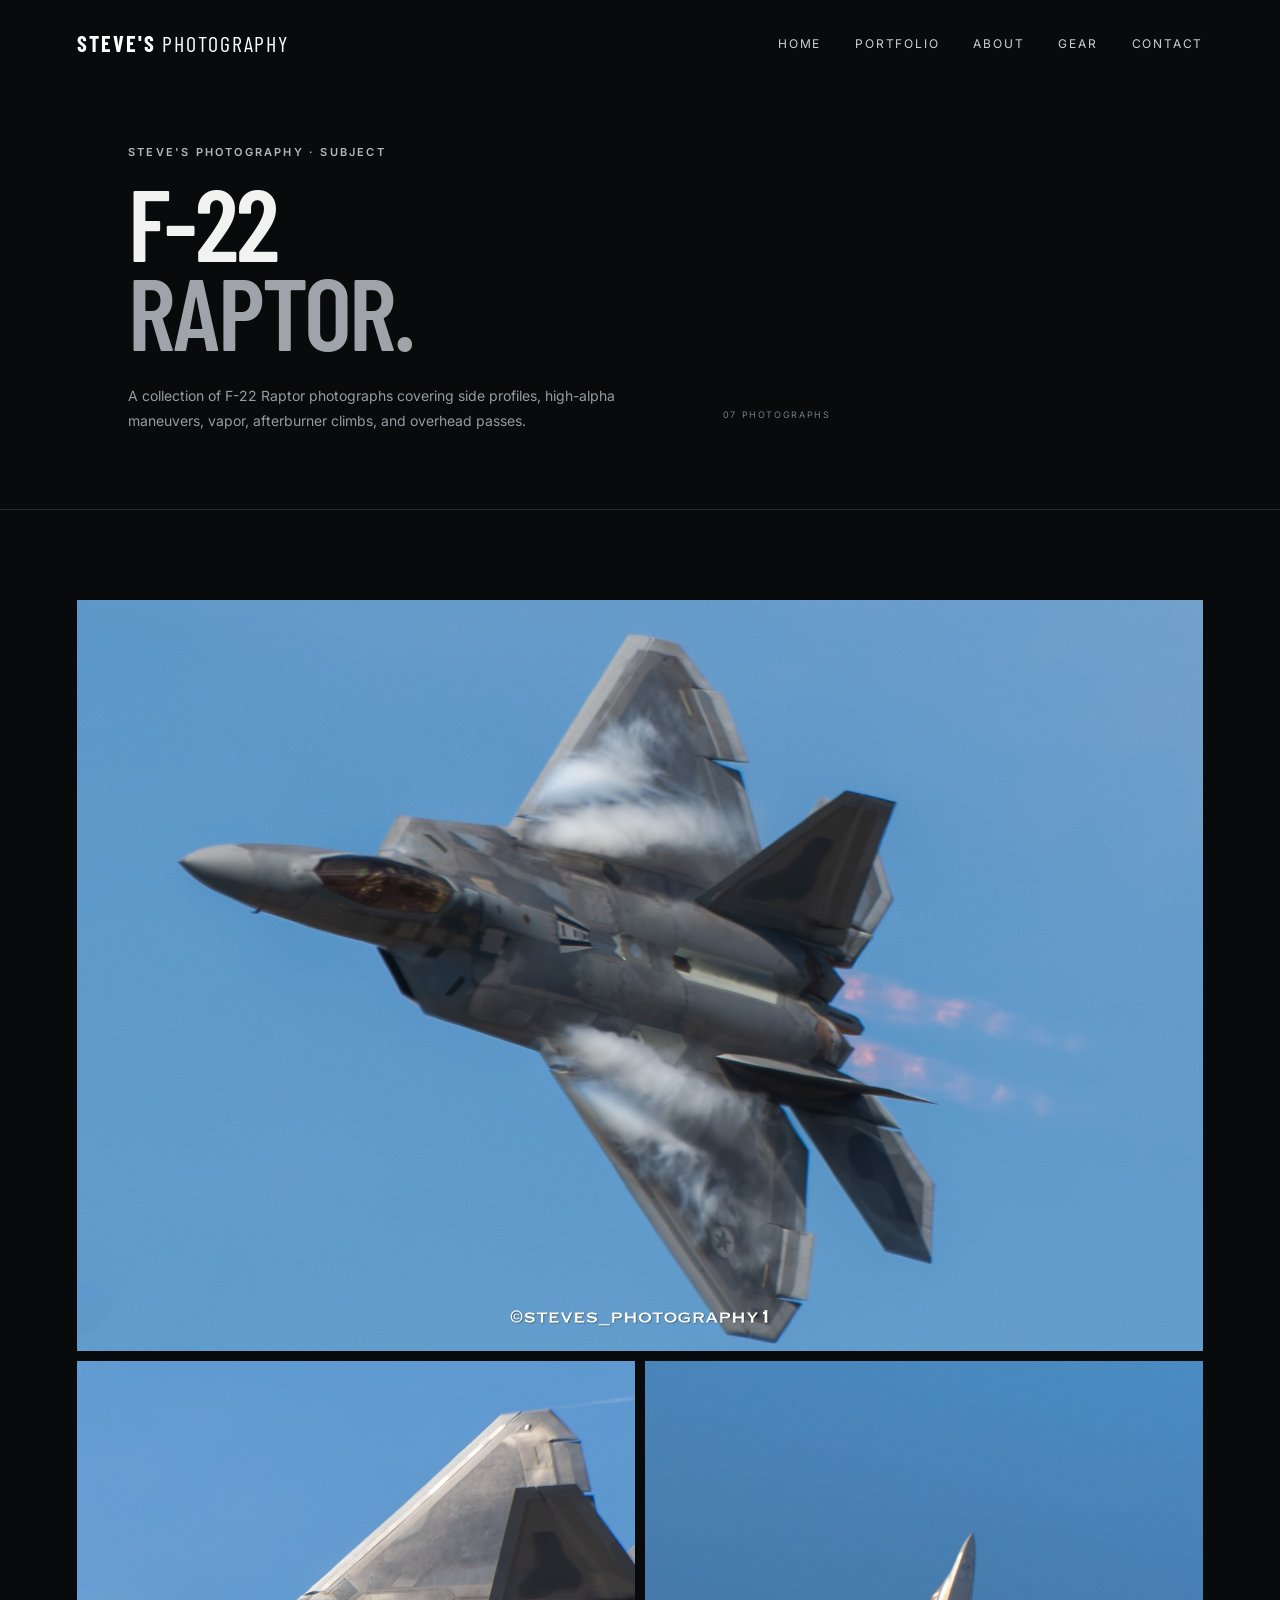
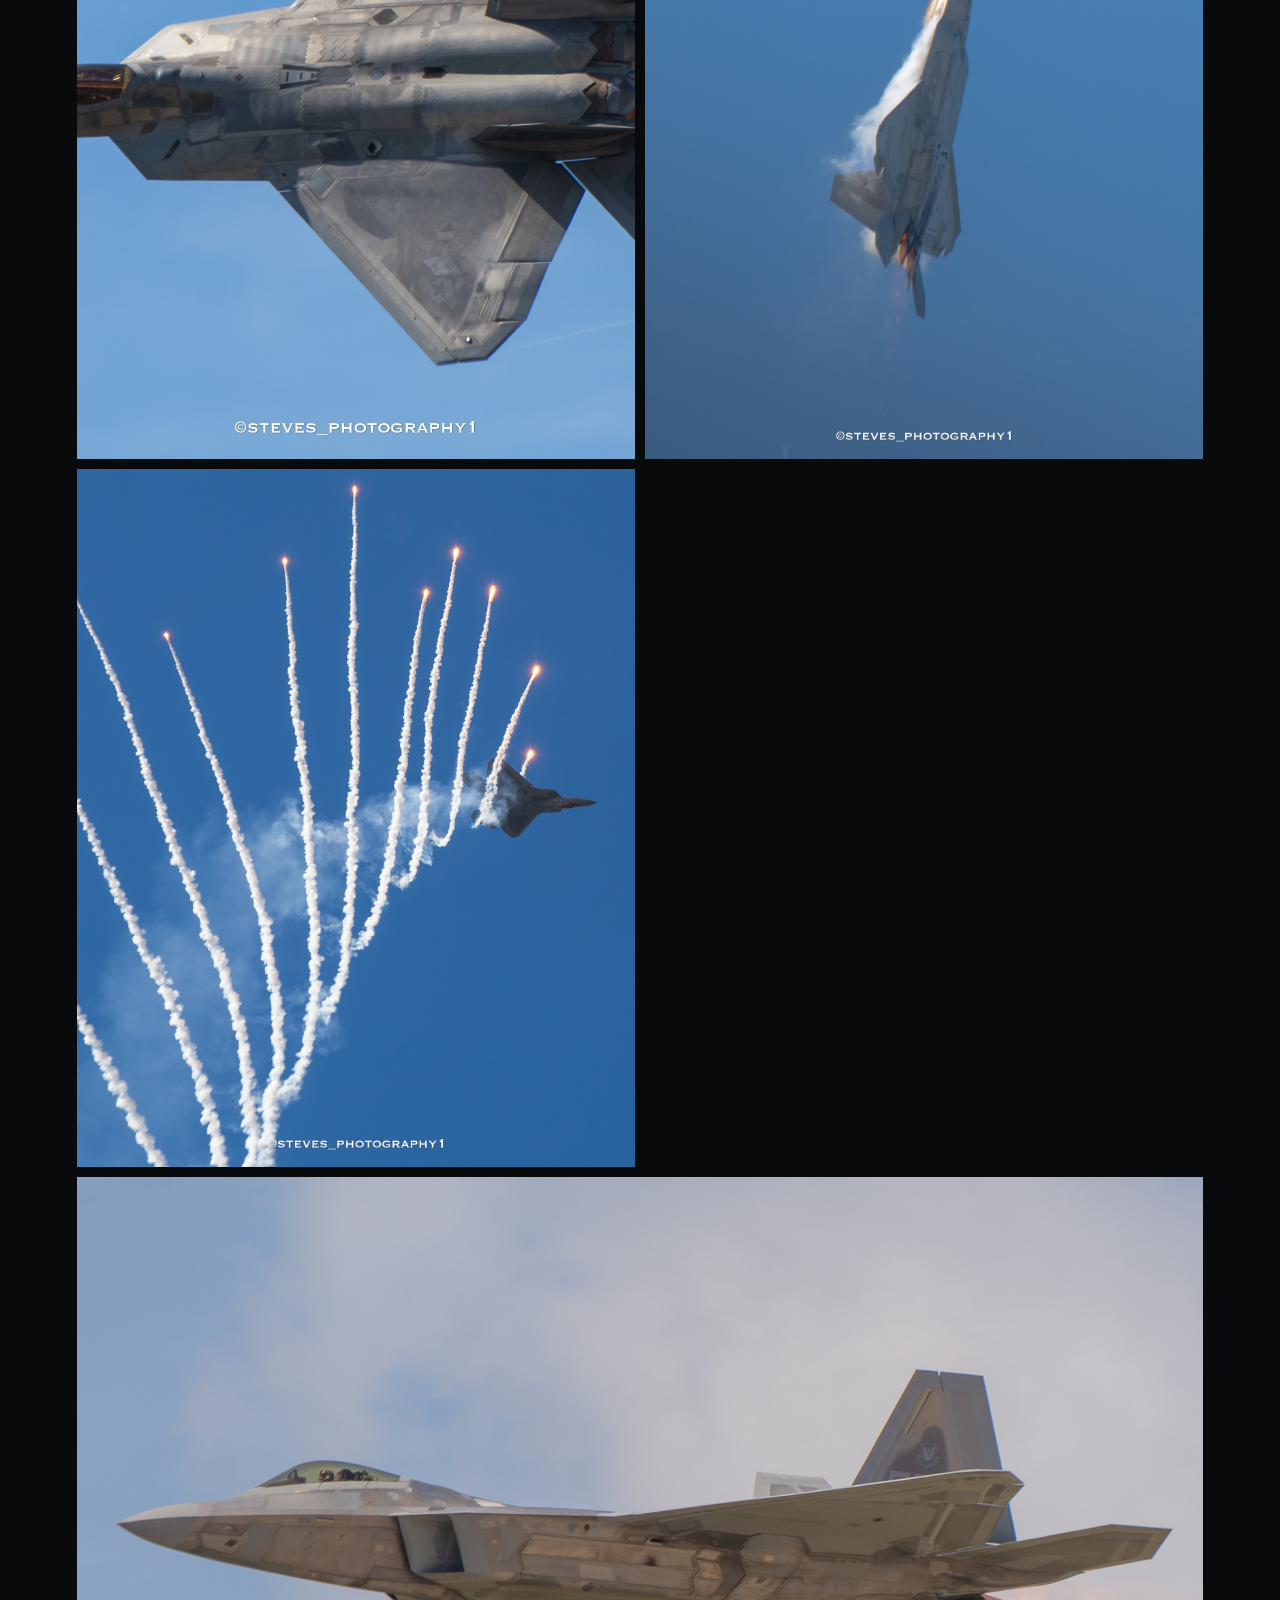
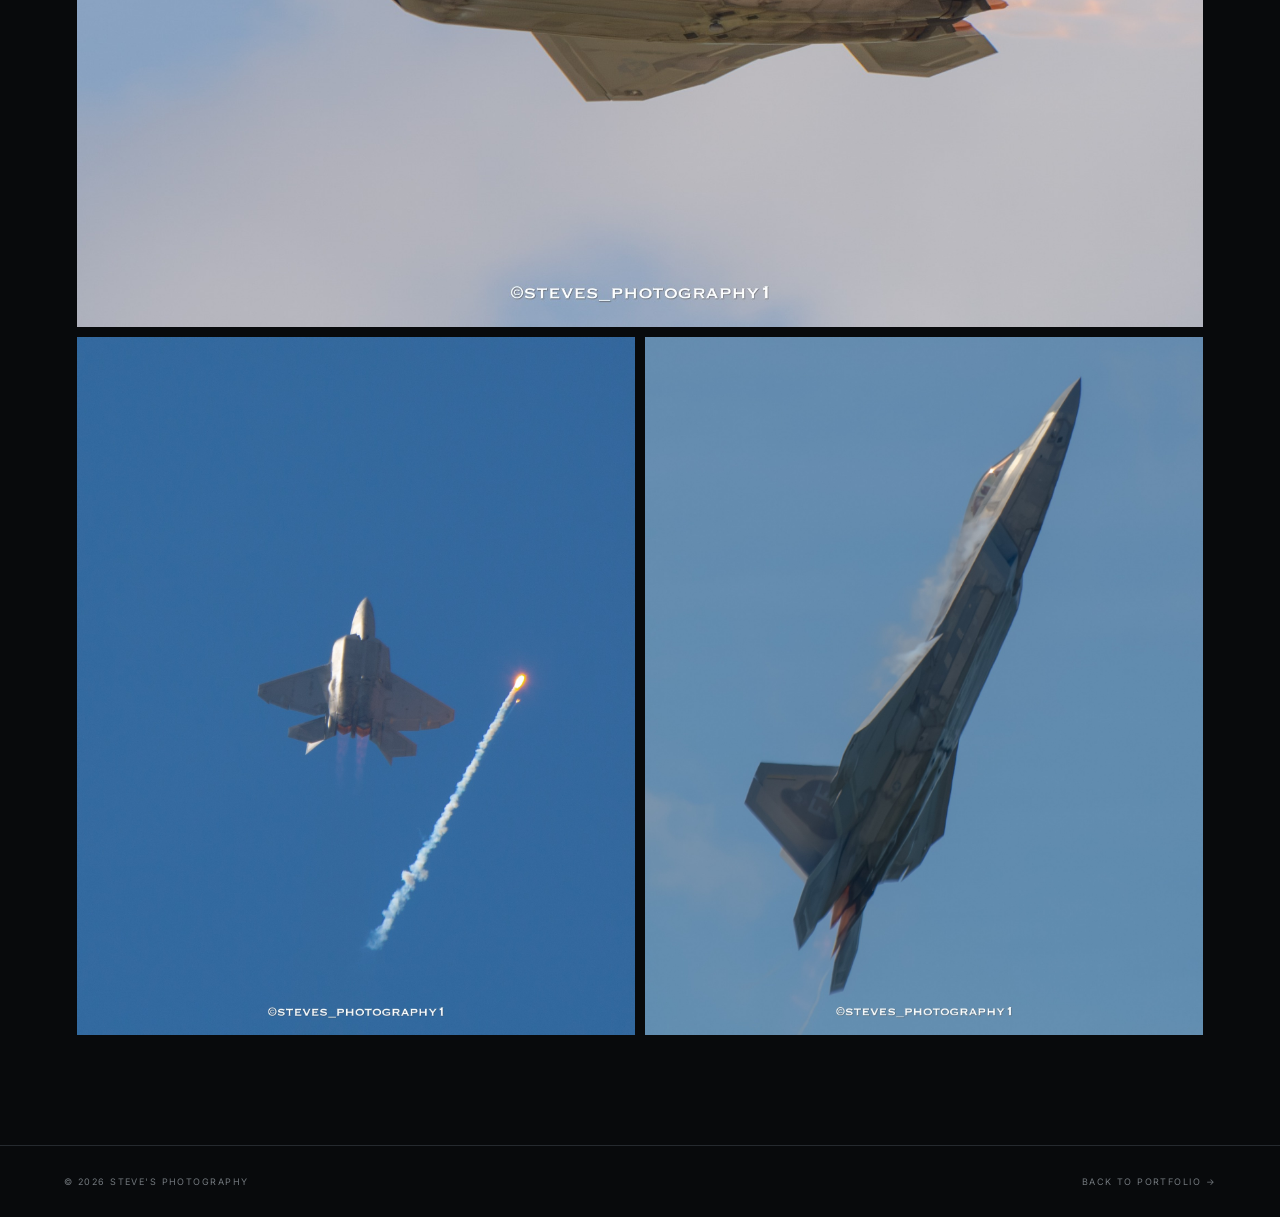
<file: f-22.html>
<!DOCTYPE html><html lang="en"><head><meta charset="UTF-8"><meta name="viewport" content="width=device-width, initial-scale=1.0"><meta name="description" content="Steve's Photography — F-22 Raptor photography."><title>F-22 Raptor | Steve's Photography</title><link rel="stylesheet" href="styles.css"></head><body><header class="site-header"><a class="brand" href="index.html">STEVE'S <span>PHOTOGRAPHY</span></a><nav><a href="index.html">Home</a><a href="portfolio.html">Portfolio</a><a href="about.html">About</a><a href="gear.html">Gear</a><a href="contact.html">Contact</a></nav></header><main><section class="portfolio-header"><div><p class="eyebrow">STEVE'S PHOTOGRAPHY · SUBJECT</p><h1>F-22<br><em>Raptor.</em></h1><p class="portfolio-intro">A collection of F-22 Raptor photographs covering side profiles, high-alpha maneuvers, vapor, afterburner climbs, and overhead passes.</p></div><div><p class="portfolio-nav-label">07 PHOTOGRAPHS</p></div></section><section class="gallery-section portfolio-gallery"><div class="gallery-grid"><figure class="photo photo-wide"><img src="assets/DSC_8616.jpg" alt="F-22 Raptor banking with vapor over the wings"></figure><figure class="photo"><img src="assets/DSC_8626.jpg" alt="F-22 Raptor in side profile against a blue sky"></figure><figure class="photo"><img src="assets/DSC_8651.jpg" alt="F-22 Raptor climbing vertically with vapor over the wings"></figure><figure class="photo photo-tall"><img src="assets/DSC_8777.jpg" alt="F-22 Raptor performing a flare demonstration"></figure><figure class="photo photo-wide"><img src="assets/DSC_8928.jpg" alt="F-22 Raptor passing overhead showing its underside"></figure><figure class="photo"><img src="assets/DSC_8664.jpg" alt="F-22 Raptor climbing with afterburners and a smoke trail"></figure><figure class="photo"><img src="assets/DSC_8407.jpg" alt="F-22 Raptor in a steep vertical maneuver"></figure></div></section></main><footer><span>© 2026 STEVE'S PHOTOGRAPHY</span><a href="portfolio.html">BACK TO PORTFOLIO →</a></footer></body></html>
</file>
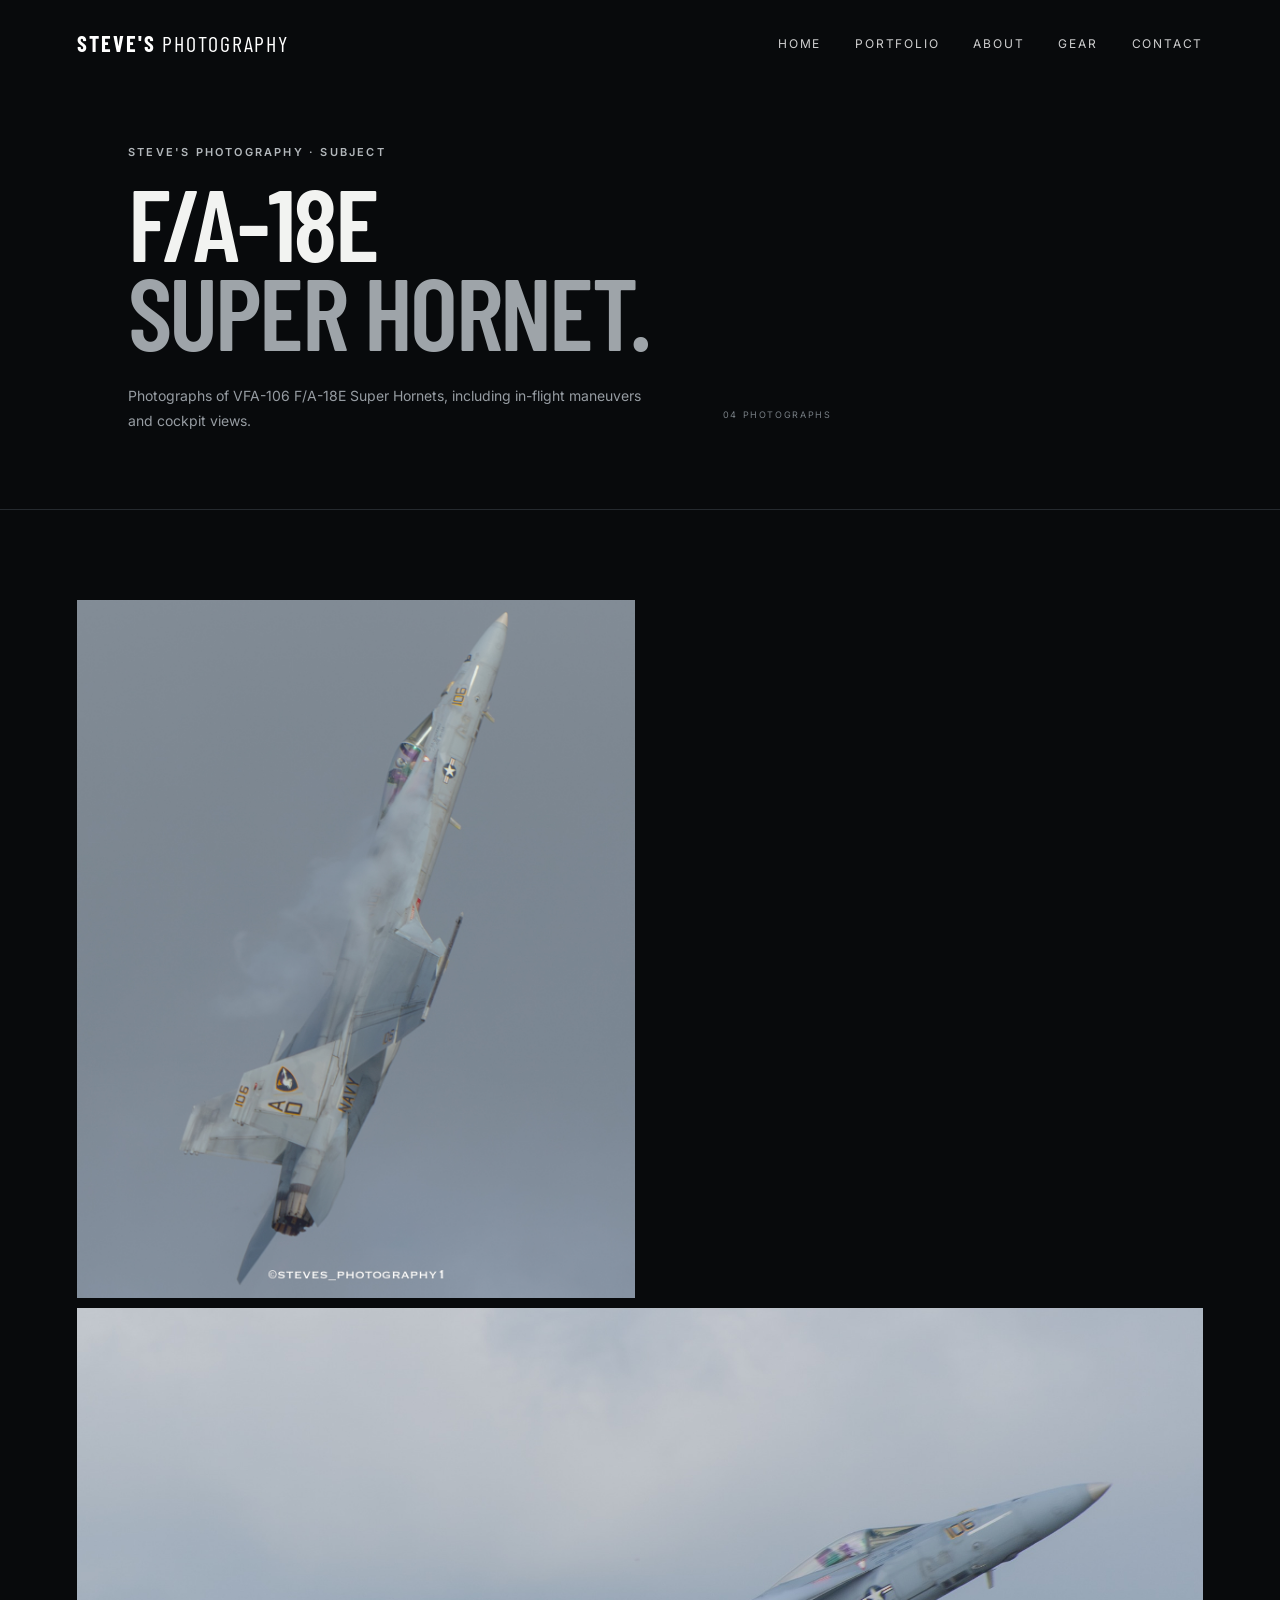
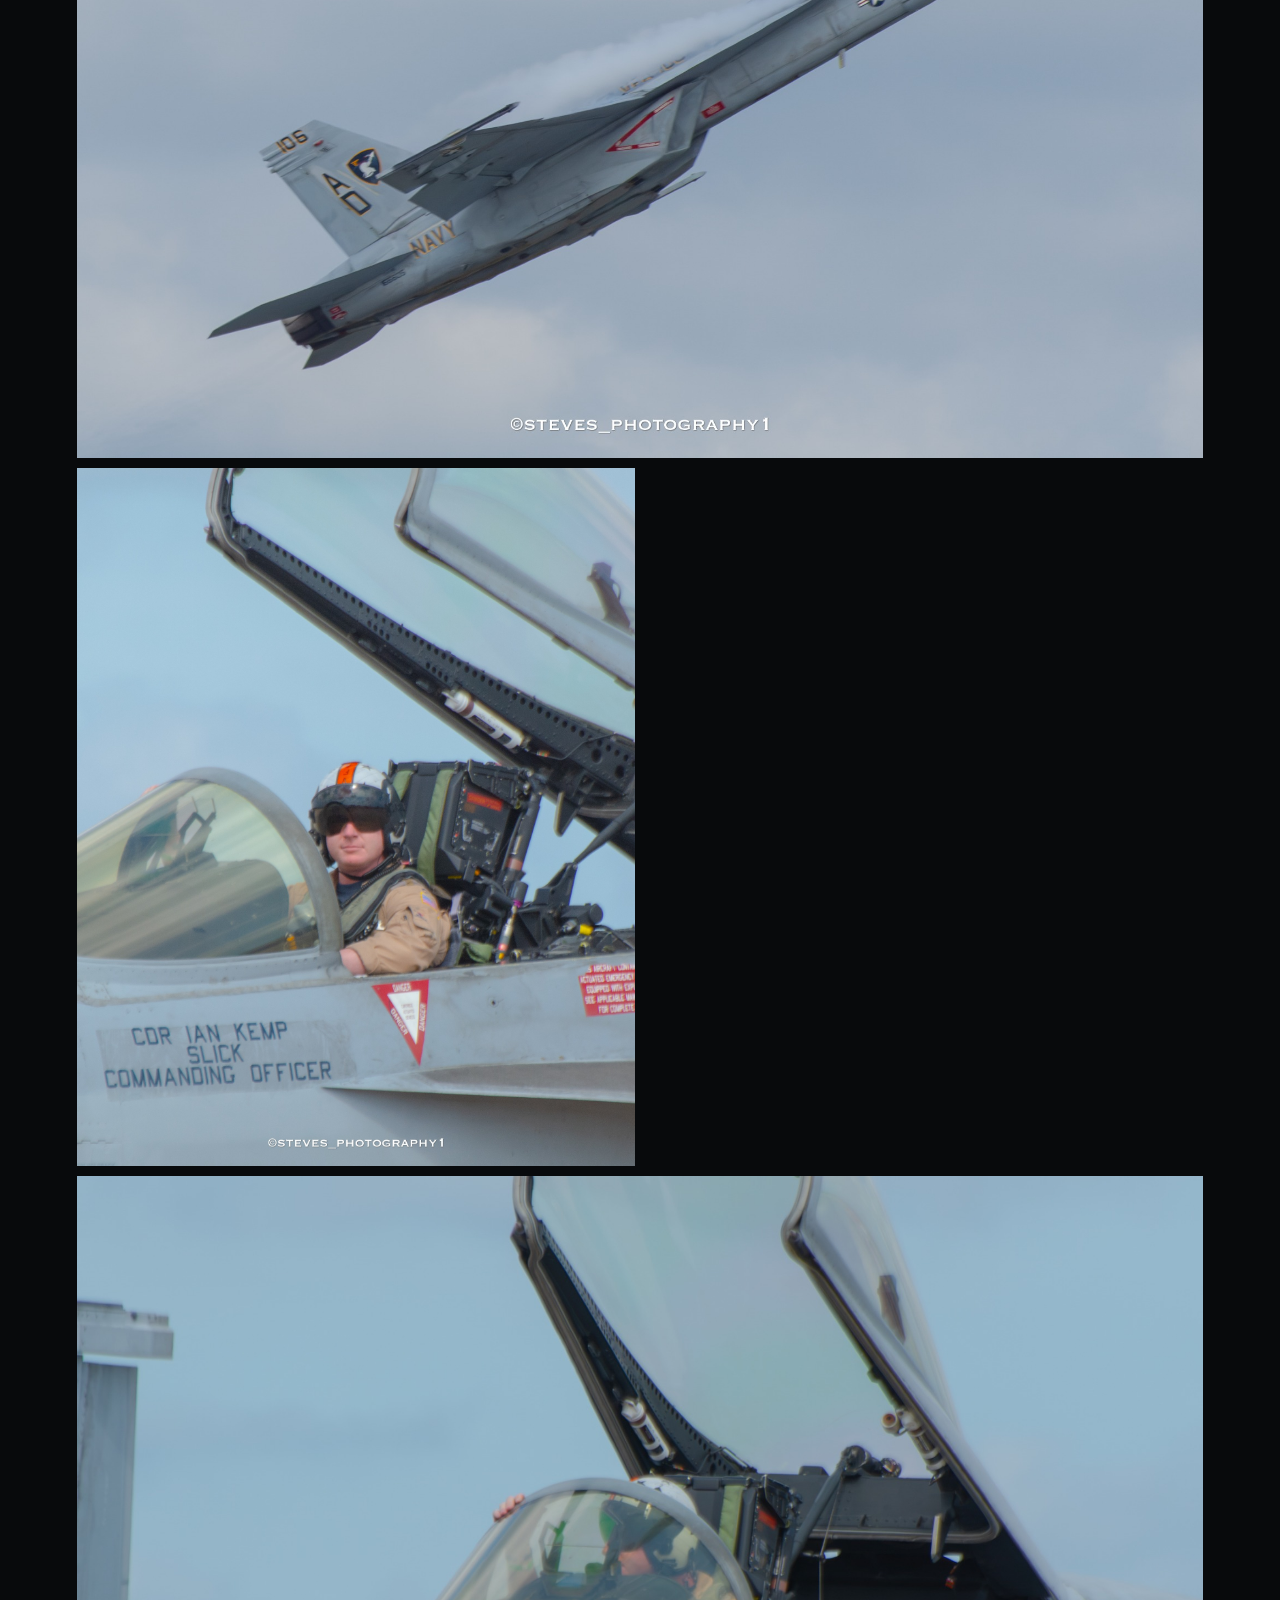
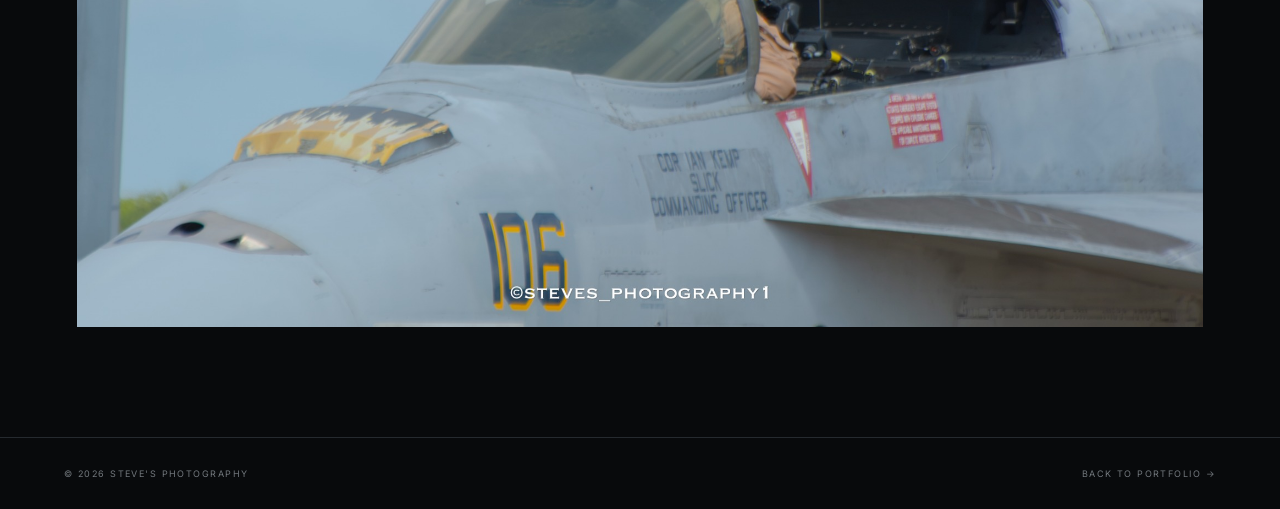
<file: fa-18.html>
<!DOCTYPE html><html lang="en"><head><meta charset="UTF-8"><meta name="viewport" content="width=device-width, initial-scale=1.0"><meta name="description" content="Steve's Photography — F/A-18 Super Hornet photography."><title>F/A-18 Super Hornet | Steve's Photography</title><link rel="stylesheet" href="styles.css"></head><body><header class="site-header"><a class="brand" href="index.html">STEVE'S <span>PHOTOGRAPHY</span></a><nav><a href="index.html">Home</a><a href="portfolio.html">Portfolio</a><a href="about.html">About</a><a href="gear.html">Gear</a><a href="contact.html">Contact</a></nav></header><main><section class="portfolio-header"><div><p class="eyebrow">STEVE'S PHOTOGRAPHY · SUBJECT</p><h1>F/A-18E<br><em>Super Hornet.</em></h1><p class="portfolio-intro">Photographs of VFA-106 F/A-18E Super Hornets, including in-flight maneuvers and cockpit views.</p></div><div><p class="portfolio-nav-label">04 PHOTOGRAPHS</p></div></section><section class="gallery-section portfolio-gallery"><div class="gallery-grid"><figure class="photo photo-tall"><img src="assets/DSC_6928.jpg" alt="VFA-106 F/A-18E Super Hornet in a steep climbing maneuver"></figure><figure class="photo photo-wide"><img src="assets/DSC_6926.jpg" alt="VFA-106 F/A-18E Super Hornet climbing with its underside visible"></figure><figure class="photo photo-tall"><img src="assets/DSC_7061.jpg" alt="VFA-106 F/A-18E pilot seated in the cockpit"></figure><figure class="photo photo-wide"><img src="assets/DSC_7059.jpg" alt="VFA-106 F/A-18E Super Hornet cockpit with the pilot visible"></figure></div></section></main><footer><span>© 2026 STEVE'S PHOTOGRAPHY</span><a href="portfolio.html">BACK TO PORTFOLIO →</a></footer></body></html>
</file>
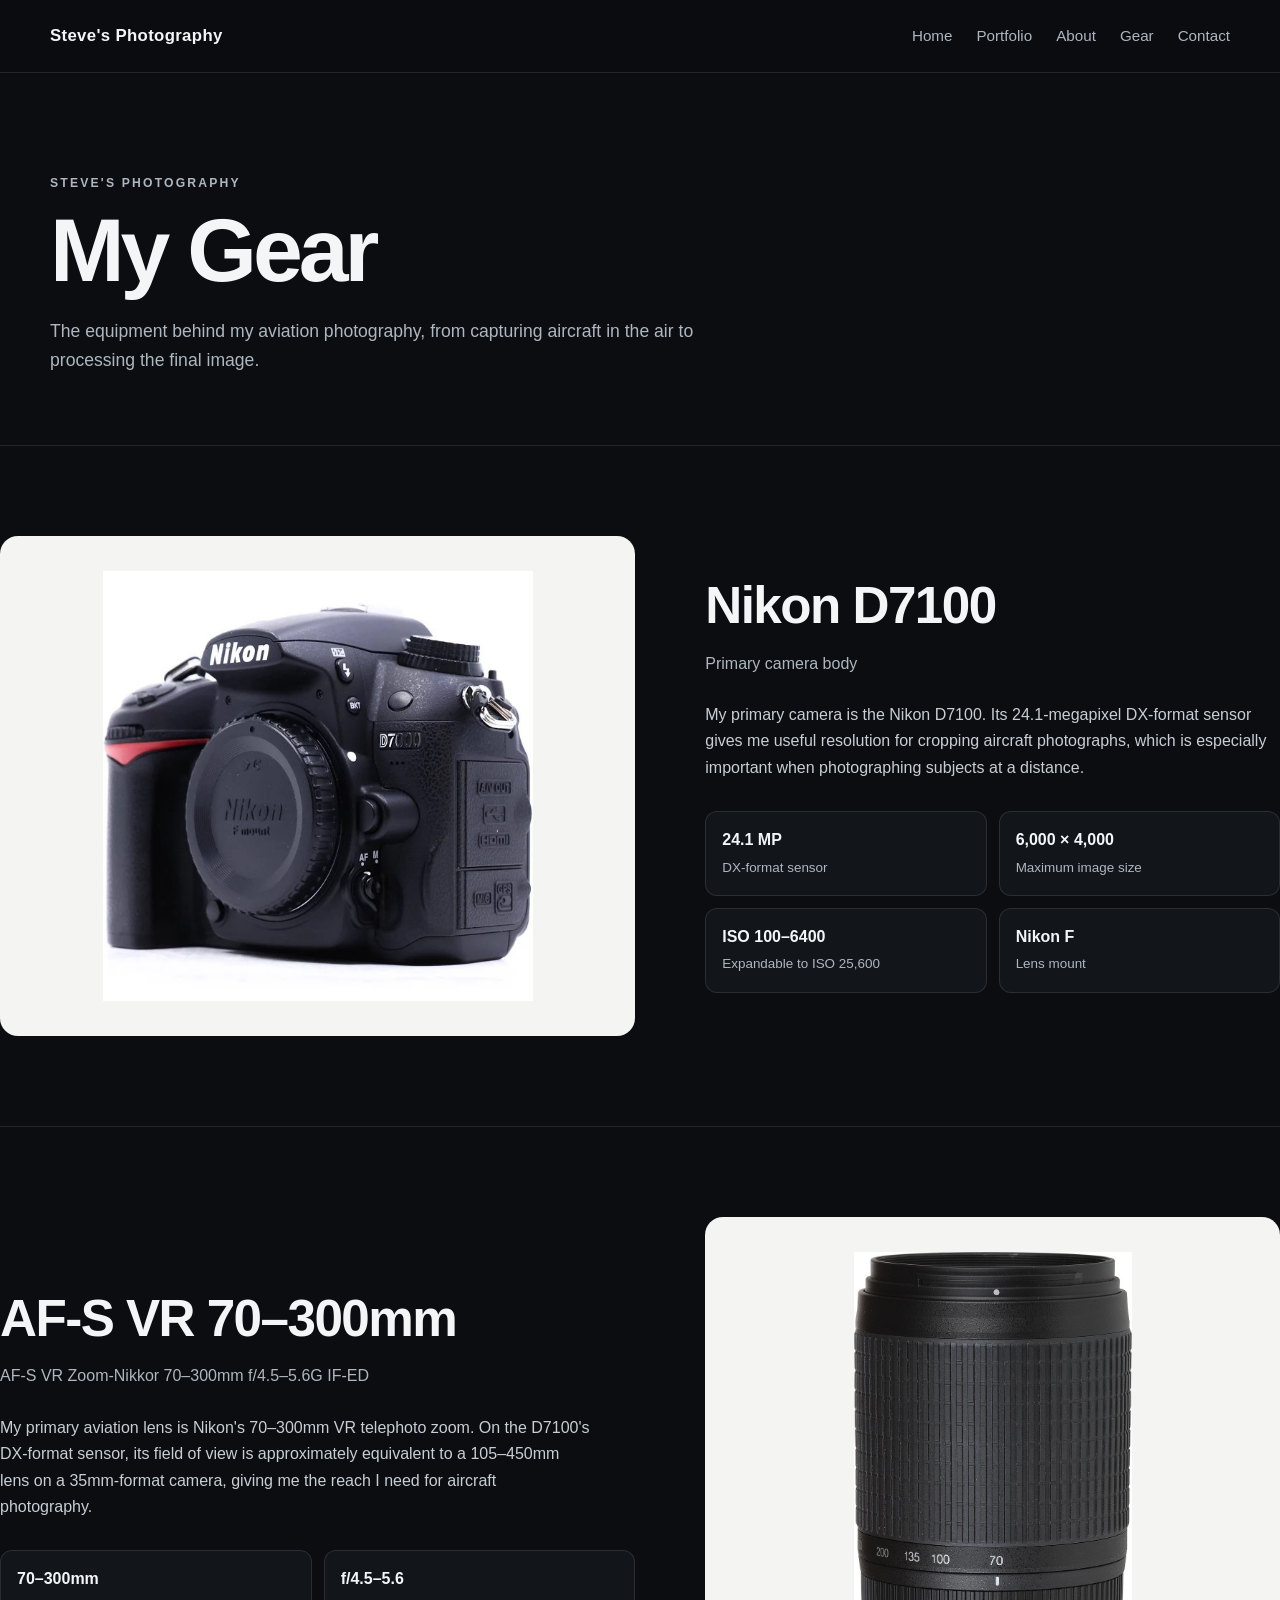
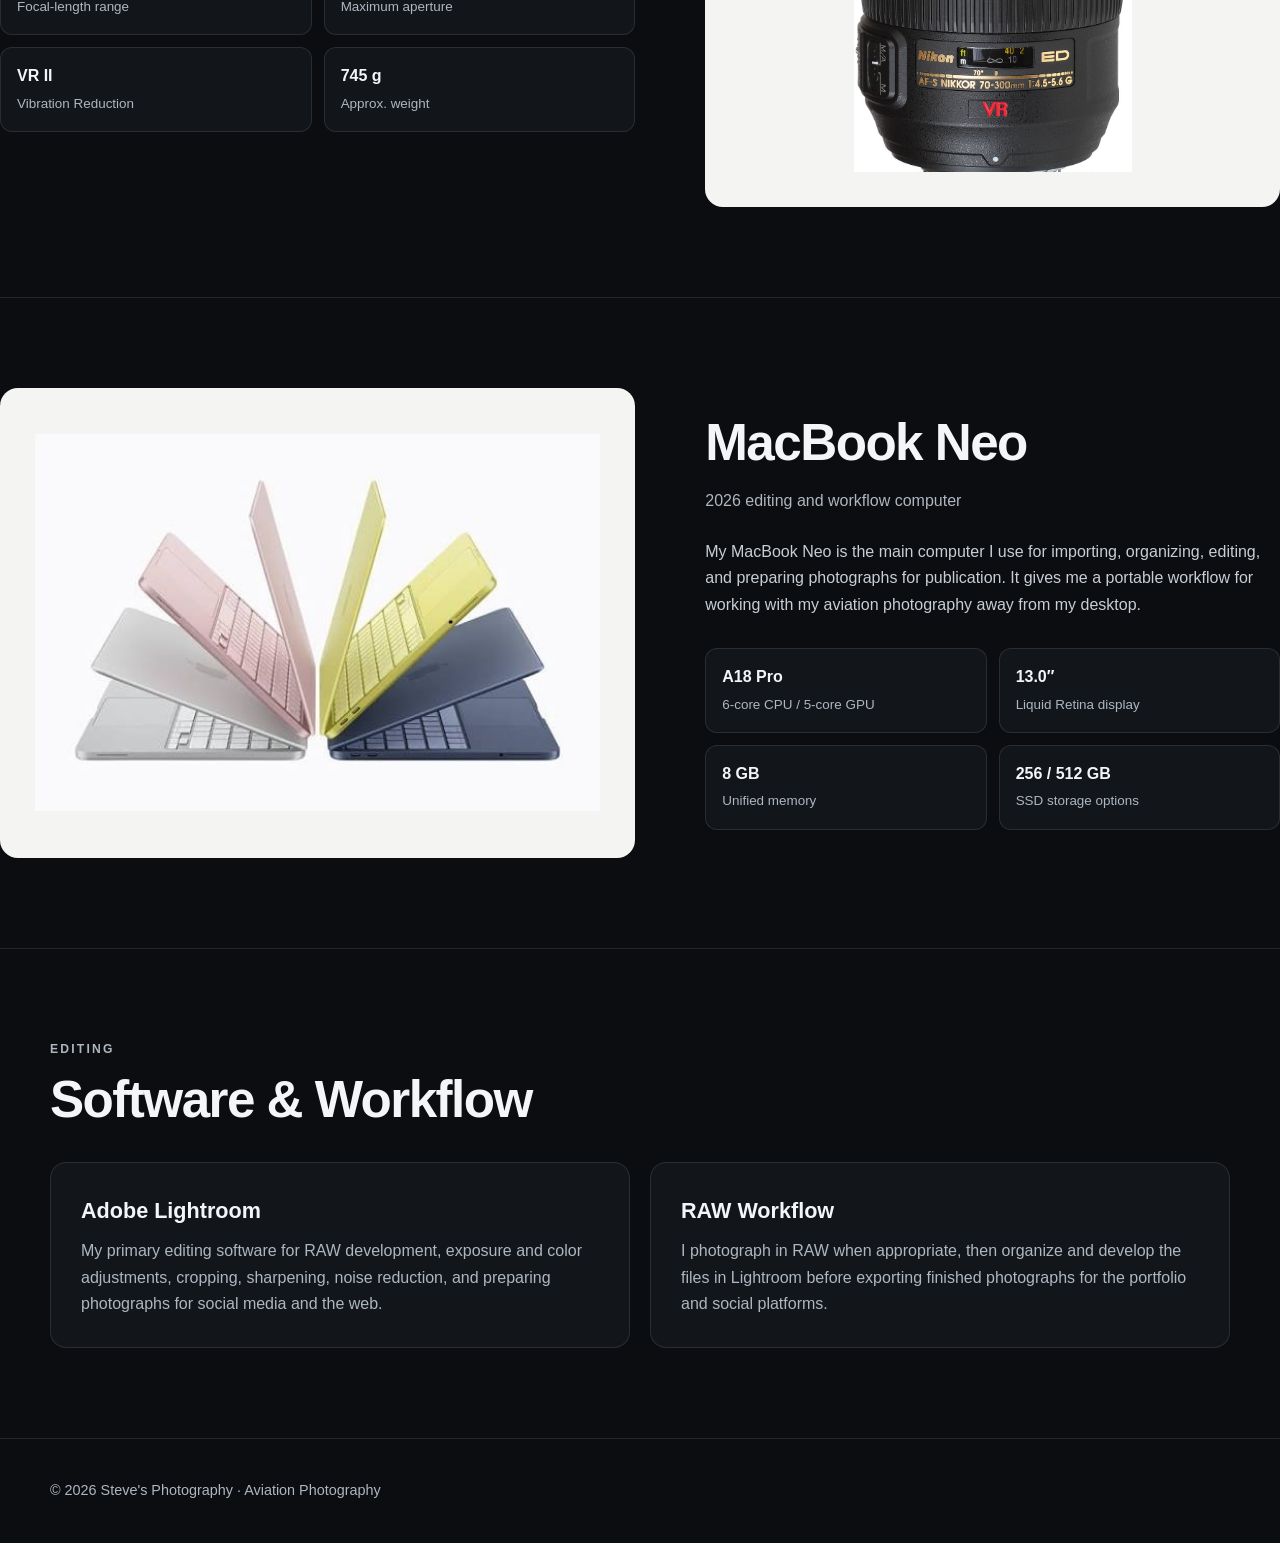
<file: gear.html>
<!DOCTYPE html>
<html lang="en">
<head>
  <meta charset="UTF-8">
  <meta name="viewport" content="width=device-width, initial-scale=1.0">
  <meta name="description" content="The photography gear and editing setup used by Steve's Photography.">
  <title>Gear | Steve's Photography</title>
  <style>
    :root {
      --bg: #0b0d10;
      --panel: #12161b;
      --panel-2: #171c22;
      --text: #f3f5f7;
      --muted: #aeb6c0;
      --line: rgba(255,255,255,.10);
      --accent: #dfe7ef;
      --max: 1180px;
    }
    * { box-sizing: border-box; }
    html { scroll-behavior: smooth; }
    body {
      margin: 0;
      background: var(--bg);
      color: var(--text);
      font-family: -apple-system, BlinkMacSystemFont, "Segoe UI", Roboto, Arial, sans-serif;
      line-height: 1.65;
    }
    a { color: inherit; }
    .wrap { width: min(var(--max), calc(100% - 40px)); margin: 0 auto; }
    header {
      border-bottom: 1px solid var(--line);
      background: rgba(11,13,16,.96);
      position: sticky;
      top: 0;
      z-index: 20;
      backdrop-filter: blur(10px);
    }
    .nav {
      min-height: 72px;
      display: flex;
      align-items: center;
      justify-content: space-between;
      gap: 20px;
    }
    .brand {
      text-decoration: none;
      font-weight: 700;
      letter-spacing: .02em;
      font-size: 1.05rem;
    }
    nav { display: flex; gap: 24px; flex-wrap: wrap; }
    nav a {
      text-decoration: none;
      color: var(--muted);
      font-size: .95rem;
    }
    nav a:hover { color: var(--text); }
    .hero {
      padding: 100px 0 70px;
      border-bottom: 1px solid var(--line);
    }
    .eyebrow {
      text-transform: uppercase;
      letter-spacing: .18em;
      color: var(--muted);
      font-size: .76rem;
      font-weight: 700;
      margin-bottom: 14px;
    }
    h1 {
      font-size: clamp(2.6rem, 7vw, 5.8rem);
      line-height: .98;
      margin: 0 0 22px;
      letter-spacing: -.045em;
    }
    .hero p {
      max-width: 680px;
      color: var(--muted);
      font-size: 1.1rem;
      margin: 0;
    }
    .gear-section {
      display: grid;
      grid-template-columns: minmax(0, 1.05fr) minmax(0, .95fr);
      gap: 70px;
      align-items: center;
      padding: 90px 0;
      border-bottom: 1px solid var(--line);
    }
    .gear-section.reverse .image { order: 2; }
    .image {
      min-height: 430px;
      background: #f4f4f2;
      border-radius: 18px;
      display: grid;
      place-items: center;
      padding: 35px;
      overflow: hidden;
    }
    .image img {
      display: block;
      width: 100%;
      height: 430px;
      object-fit: contain;
    }
    .lens-image img { height: 520px; }
    .mac-image img { height: 400px; }
    h2 {
      font-size: clamp(2rem, 4vw, 3.2rem);
      line-height: 1.05;
      margin: 0 0 18px;
      letter-spacing: -.03em;
    }
    .model {
      color: var(--muted);
      margin-bottom: 25px;
      font-size: 1rem;
    }
    .copy { color: #c8ced5; max-width: 590px; }
    .specs {
      display: grid;
      grid-template-columns: repeat(2, minmax(0, 1fr));
      gap: 12px;
      margin-top: 30px;
    }
    .spec {
      background: var(--panel);
      border: 1px solid var(--line);
      border-radius: 12px;
      padding: 15px 16px;
    }
    .spec strong { display: block; font-size: 1rem; color: var(--text); }
    .spec span { color: var(--muted); font-size: .84rem; }
    .software {
      padding: 90px 0;
      border-bottom: 1px solid var(--line);
    }
    .software-grid {
      display: grid;
      grid-template-columns: repeat(2, 1fr);
      gap: 20px;
      margin-top: 35px;
    }
    .software-card {
      background: var(--panel);
      border: 1px solid var(--line);
      border-radius: 16px;
      padding: 30px;
    }
    .software-card h3 { margin: 0 0 10px; font-size: 1.35rem; }
    .software-card p { color: var(--muted); margin: 0; }
    footer {
      padding: 40px 0;
      color: var(--muted);
      font-size: .9rem;
    }
    @media (max-width: 800px) {
      .nav { align-items: flex-start; padding: 18px 0; flex-direction: column; }
      nav { gap: 14px; }
      .hero { padding: 70px 0 50px; }
      .gear-section, .gear-section.reverse {
        grid-template-columns: 1fr;
        gap: 35px;
        padding: 60px 0;
      }
      .gear-section.reverse .image { order: 0; }
      .image { min-height: 300px; padding: 22px; }
      .image img { height: 300px; }
      .lens-image img { height: 400px; }
      .mac-image img { height: 290px; }
      .software-grid { grid-template-columns: 1fr; }
    }
  </style>
</head>
<body>
<header>
  <div class="wrap nav">
    <a class="brand" href="index.html">Steve's Photography</a>
    <nav aria-label="Main navigation">
      <a href="index.html">Home</a>
      <a href="index.html#gallery">Portfolio</a>
      <a href="index.html#about">About</a>
      <a href="gear.html" aria-current="page">Gear</a>
      <a href="index.html#contact">Contact</a>
    </nav>
  </div>
</header>

<main>
  <section class="hero">
    <div class="wrap">
      <div class="eyebrow">Steve's Photography</div>
      <h1>My Gear</h1>
      <p>The equipment behind my aviation photography, from capturing aircraft in the air to processing the final image.</p>
    </div>
  </section>

  <section class="gear-section">
    <div class="image">
      <img src="assets/gear/nikon-d7100.jpg" alt="Nikon D7100 camera">
    </div>
    <div>
      <h2>Nikon D7100</h2>
      <div class="model">Primary camera body</div>
      <p class="copy">My primary camera is the Nikon D7100. Its 24.1-megapixel DX-format sensor gives me useful resolution for cropping aircraft photographs, which is especially important when photographing subjects at a distance.</p>
      <div class="specs">
        <div class="spec"><strong>24.1 MP</strong><span>DX-format sensor</span></div>
        <div class="spec"><strong>6,000 × 4,000</strong><span>Maximum image size</span></div>
        <div class="spec"><strong>ISO 100–6400</strong><span>Expandable to ISO 25,600</span></div>
        <div class="spec"><strong>Nikon F</strong><span>Lens mount</span></div>
      </div>
    </div>
  </section>

  <section class="gear-section reverse">
    <div class="image lens-image">
      <img src="assets/gear/nikkor-70-300mm.jpg" alt="Nikon AF-S VR Zoom-Nikkor 70-300mm f/4.5-5.6G IF-ED lens">
    </div>
    <div>
      <h2>AF-S VR 70–300mm</h2>
      <div class="model">AF-S VR Zoom-Nikkor 70–300mm f/4.5–5.6G IF-ED</div>
      <p class="copy">My primary aviation lens is Nikon's 70–300mm VR telephoto zoom. On the D7100's DX-format sensor, its field of view is approximately equivalent to a 105–450mm lens on a 35mm-format camera, giving me the reach I need for aircraft photography.</p>
      <div class="specs">
        <div class="spec"><strong>70–300mm</strong><span>Focal-length range</span></div>
        <div class="spec"><strong>f/4.5–5.6</strong><span>Maximum aperture</span></div>
        <div class="spec"><strong>VR II</strong><span>Vibration Reduction</span></div>
        <div class="spec"><strong>745 g</strong><span>Approx. weight</span></div>
      </div>
    </div>
  </section>

  <section class="gear-section">
    <div class="image mac-image">
      <img src="assets/gear/macbook-neo.jpg" alt="Apple MacBook Neo">
    </div>
    <div>
      <h2>MacBook Neo</h2>
      <div class="model">2026 editing and workflow computer</div>
      <p class="copy">My MacBook Neo is the main computer I use for importing, organizing, editing, and preparing photographs for publication. It gives me a portable workflow for working with my aviation photography away from my desktop.</p>
      <div class="specs">
        <div class="spec"><strong>A18 Pro</strong><span>6-core CPU / 5-core GPU</span></div>
        <div class="spec"><strong>13.0″</strong><span>Liquid Retina display</span></div>
        <div class="spec"><strong>8 GB</strong><span>Unified memory</span></div>
        <div class="spec"><strong>256 / 512 GB</strong><span>SSD storage options</span></div>
      </div>
    </div>
  </section>

  <section class="software">
    <div class="wrap">
      <div class="eyebrow">Editing</div>
      <h2>Software & Workflow</h2>
      <div class="software-grid">
        <article class="software-card">
          <h3>Adobe Lightroom</h3>
          <p>My primary editing software for RAW development, exposure and color adjustments, cropping, sharpening, noise reduction, and preparing photographs for social media and the web.</p>
        </article>
        <article class="software-card">
          <h3>RAW Workflow</h3>
          <p>I photograph in RAW when appropriate, then organize and develop the files in Lightroom before exporting finished photographs for the portfolio and social platforms.</p>
        </article>
      </div>
    </div>
  </section>
</main>

<footer>
  <div class="wrap">© 2026 Steve's Photography · Aviation Photography</div>
</footer>
</body>
</html>
</file>
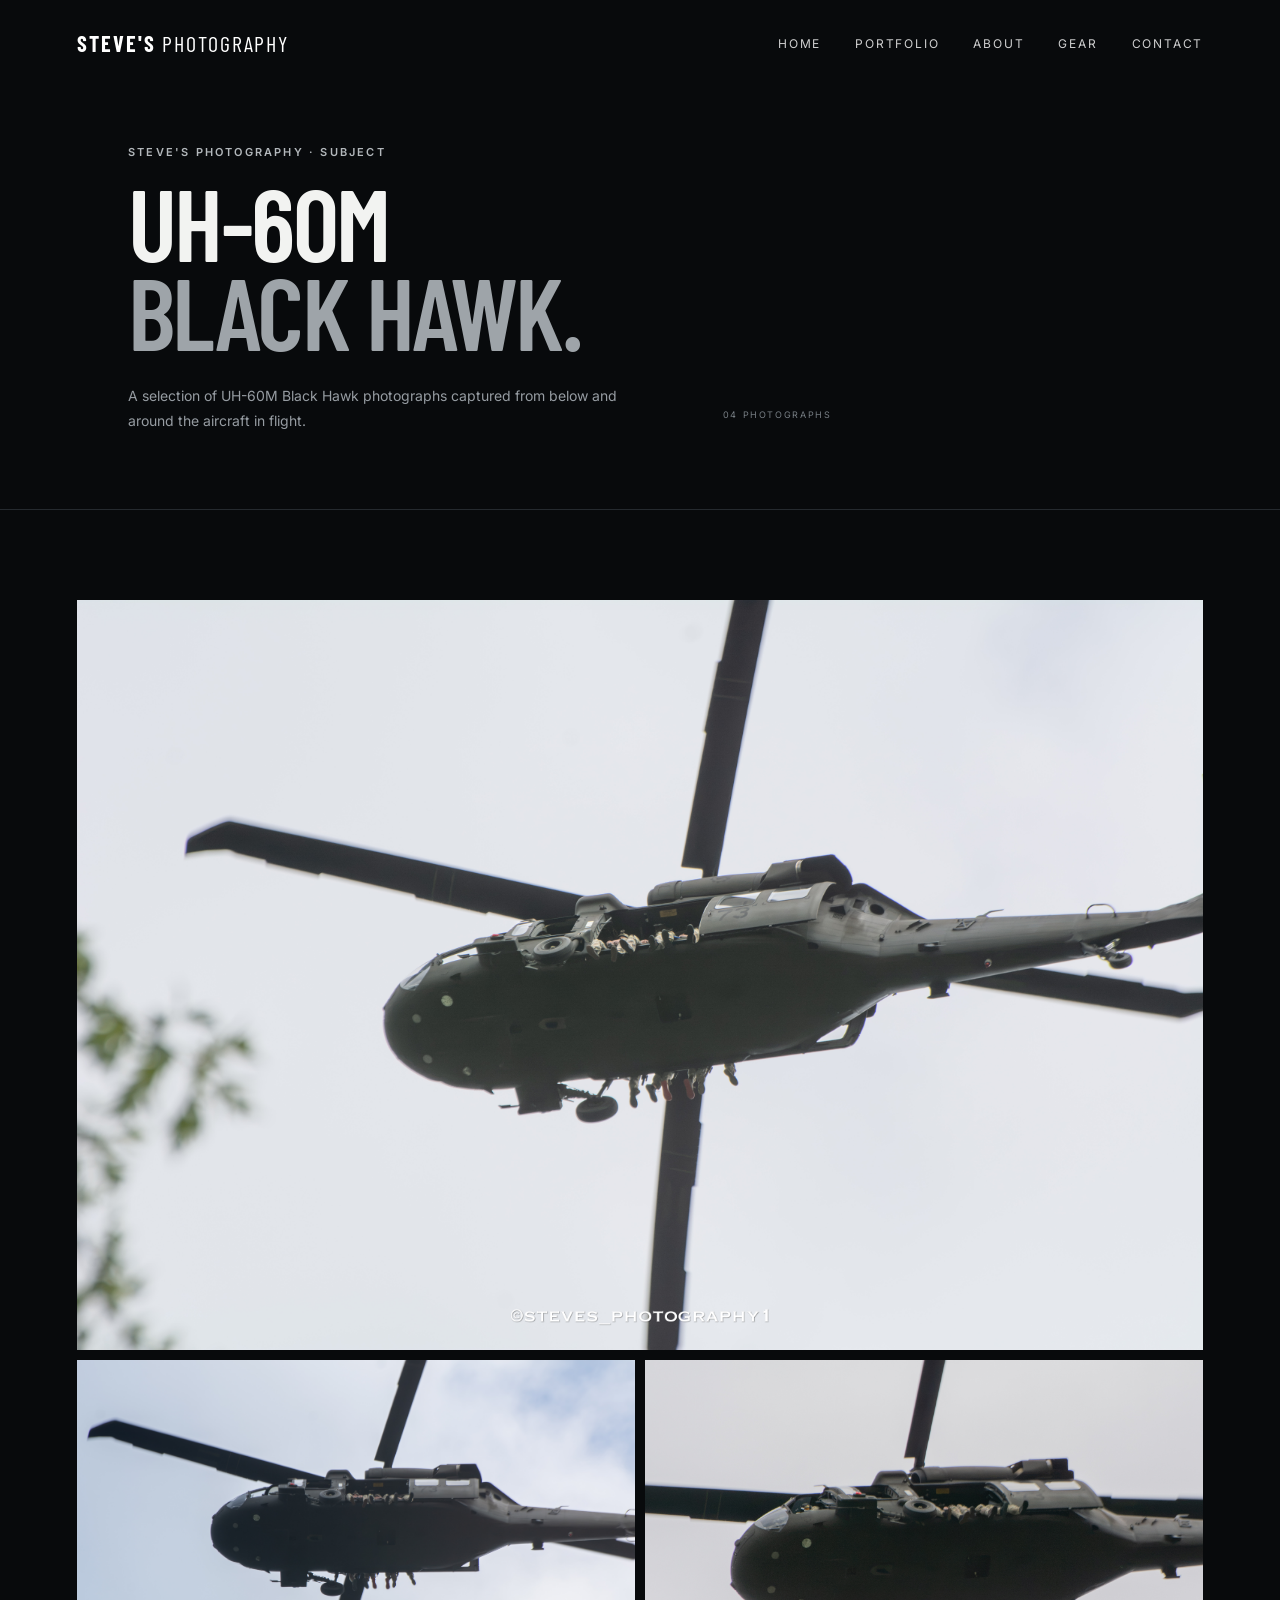
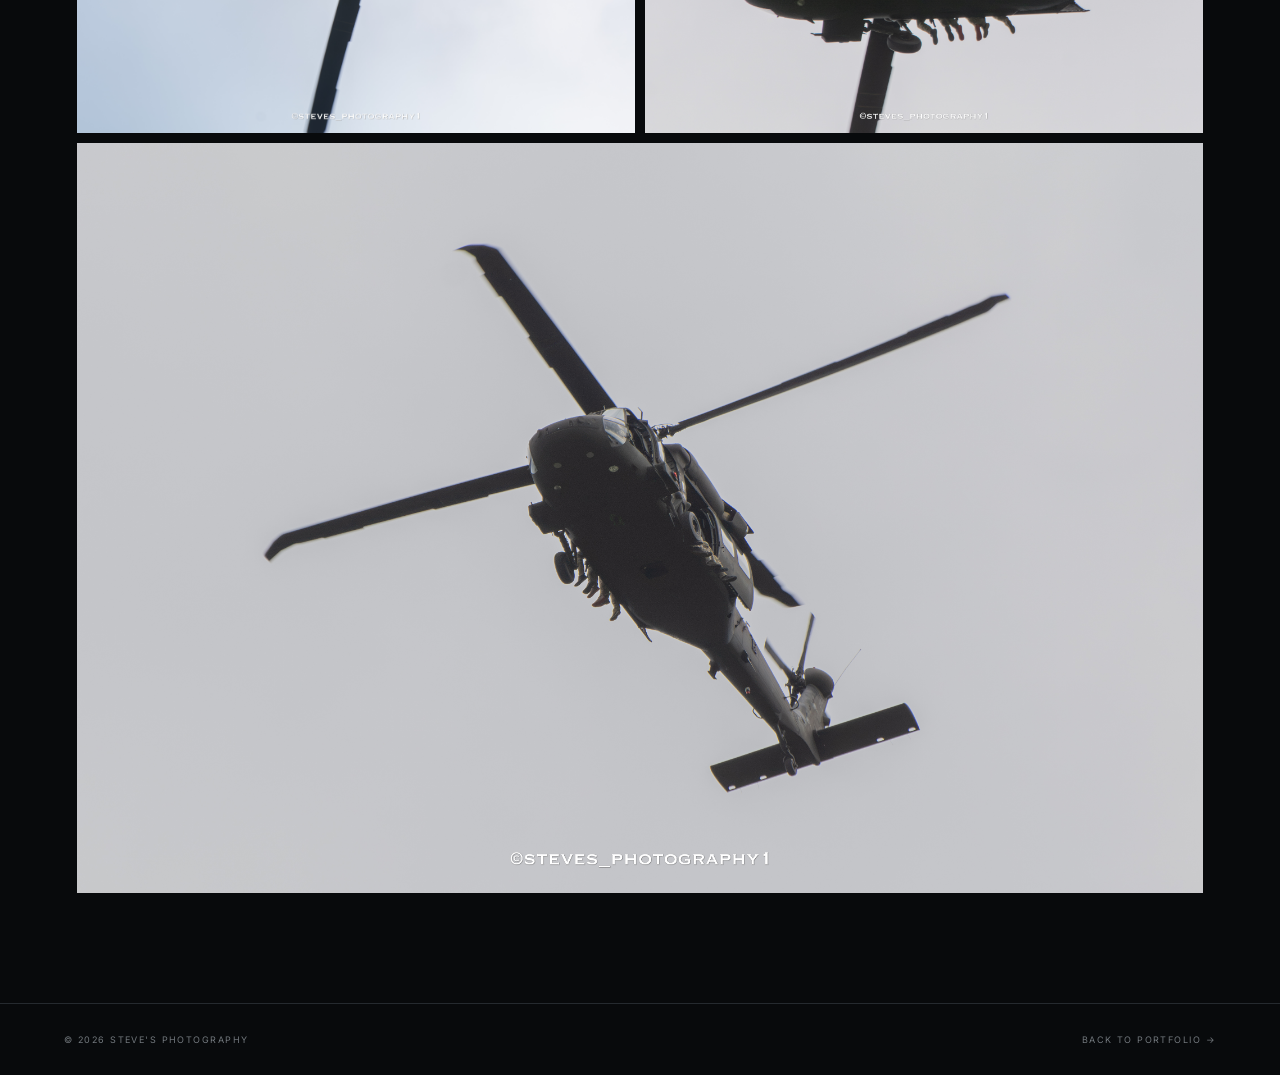
<file: uh-60.html>
<!DOCTYPE html><html lang="en"><head><meta charset="UTF-8"><meta name="viewport" content="width=device-width, initial-scale=1.0"><meta name="description" content="Steve's Photography — UH-60M Black Hawk photography."><title>UH-60 Black Hawk | Steve's Photography</title><link rel="stylesheet" href="styles.css"></head><body><header class="site-header"><a class="brand" href="index.html">STEVE'S <span>PHOTOGRAPHY</span></a><nav><a href="index.html">Home</a><a href="portfolio.html">Portfolio</a><a href="about.html">About</a><a href="gear.html">Gear</a><a href="contact.html">Contact</a></nav></header><main><section class="portfolio-header"><div><p class="eyebrow">STEVE'S PHOTOGRAPHY · SUBJECT</p><h1>UH-60M<br><em>Black Hawk.</em></h1><p class="portfolio-intro">A selection of UH-60M Black Hawk photographs captured from below and around the aircraft in flight.</p></div><div><p class="portfolio-nav-label">04 PHOTOGRAPHS</p></div></section><section class="gallery-section portfolio-gallery"><div class="gallery-grid"><figure class="photo photo-wide"><img src="assets/DSC_6797.jpg?v=20260922" alt="UH-60M Black Hawk viewed from below in flight"></figure><figure class="photo"><img src="assets/DSC_6795.jpg?v=20260922" alt="UH-60M Black Hawk passing overhead"></figure><figure class="photo"><img src="assets/DSC_6790.jpg?v=20260922" alt="UH-60M Black Hawk close overhead view"></figure><figure class="photo photo-wide"><img src="assets/DSC_6788.jpg?v=20260922" alt="UH-60M Black Hawk climbing away overhead"></figure></div></section></main><footer><span>© 2026 STEVE'S PHOTOGRAPHY</span><a href="portfolio.html">BACK TO PORTFOLIO →</a></footer></body></html>
</file>
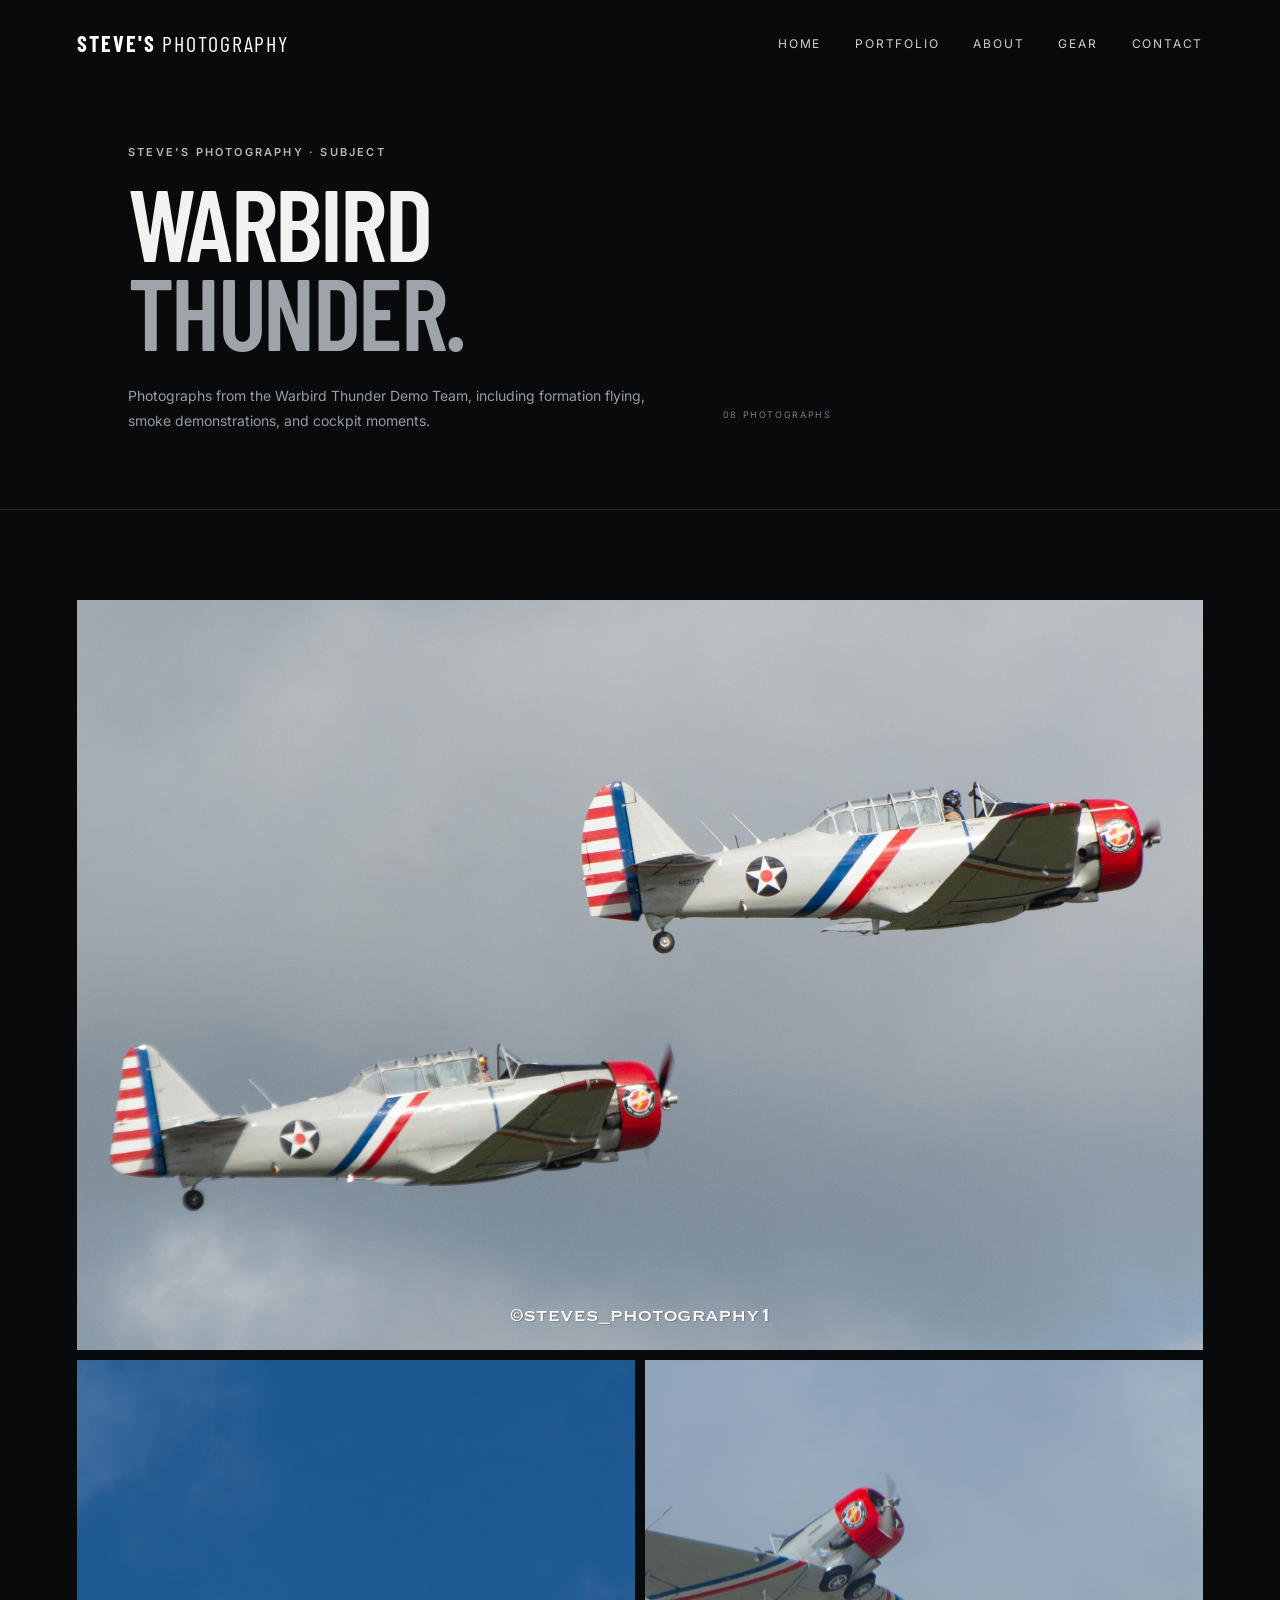
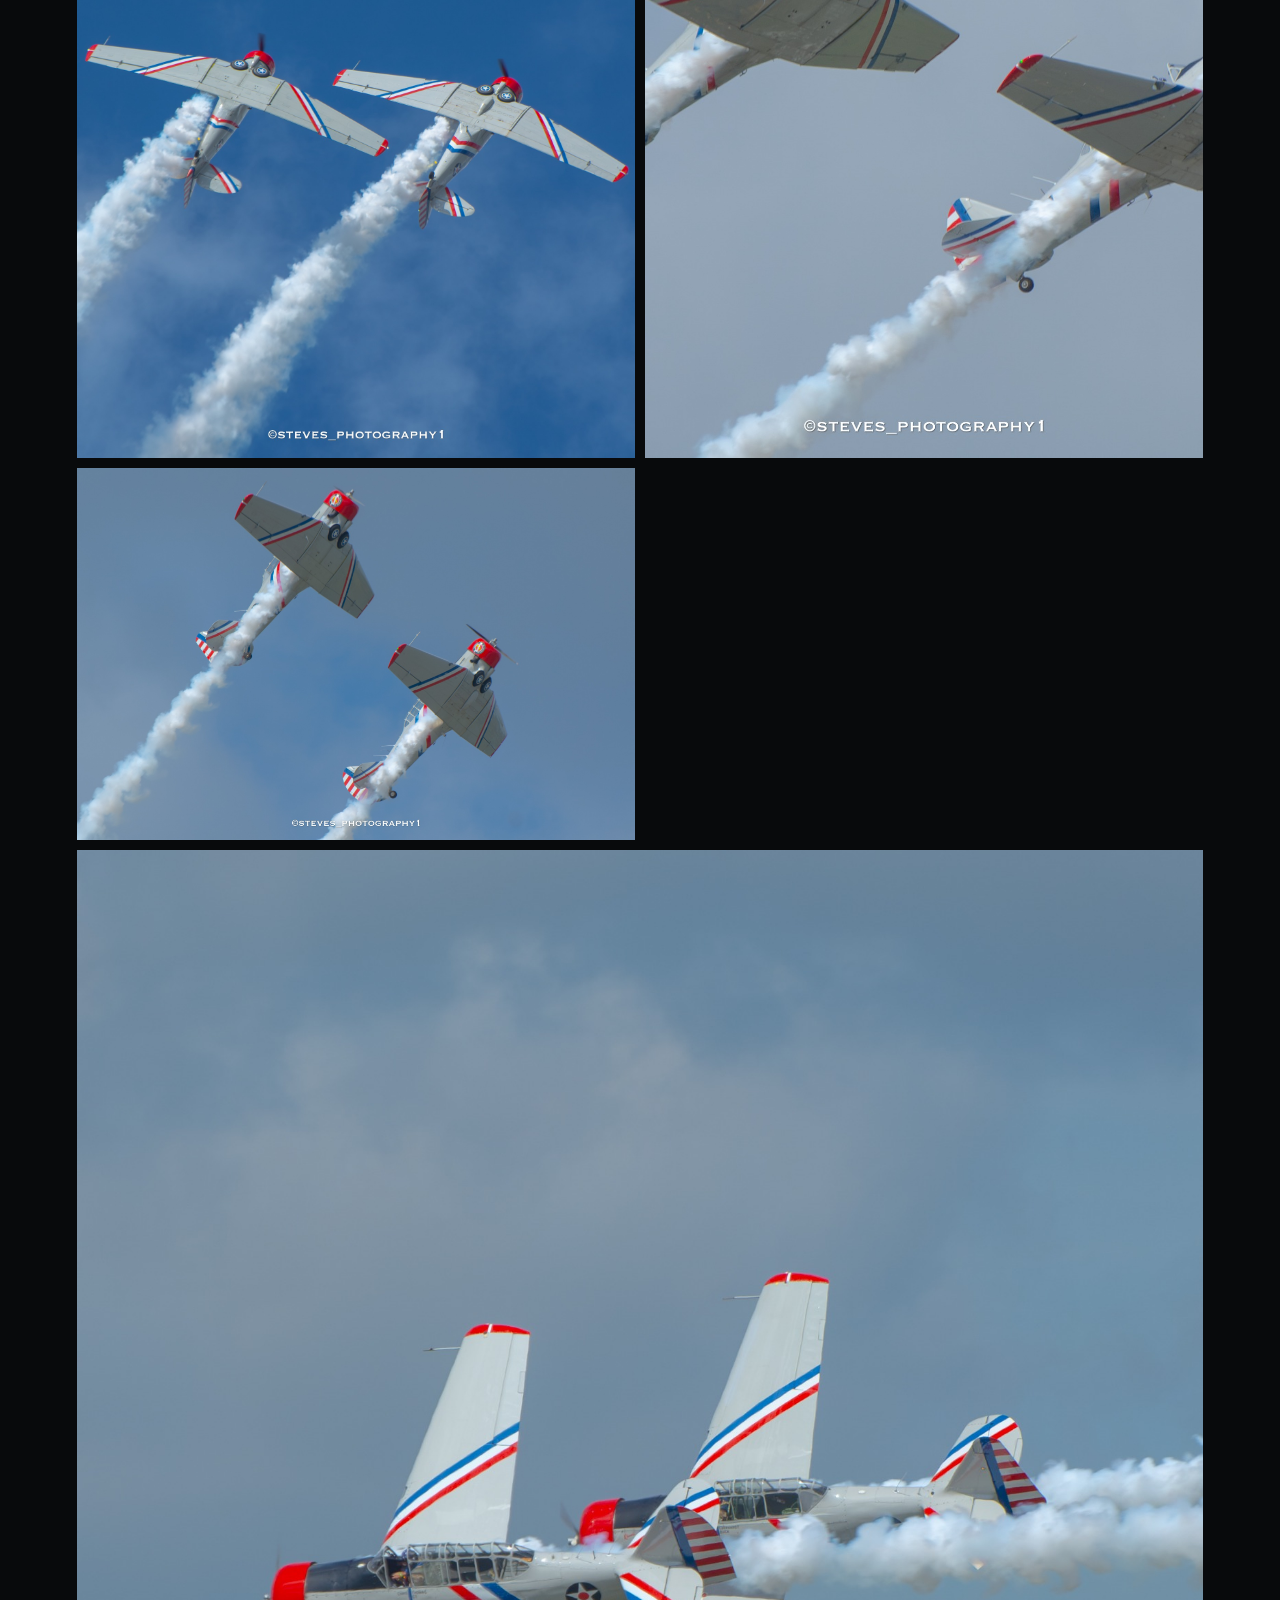
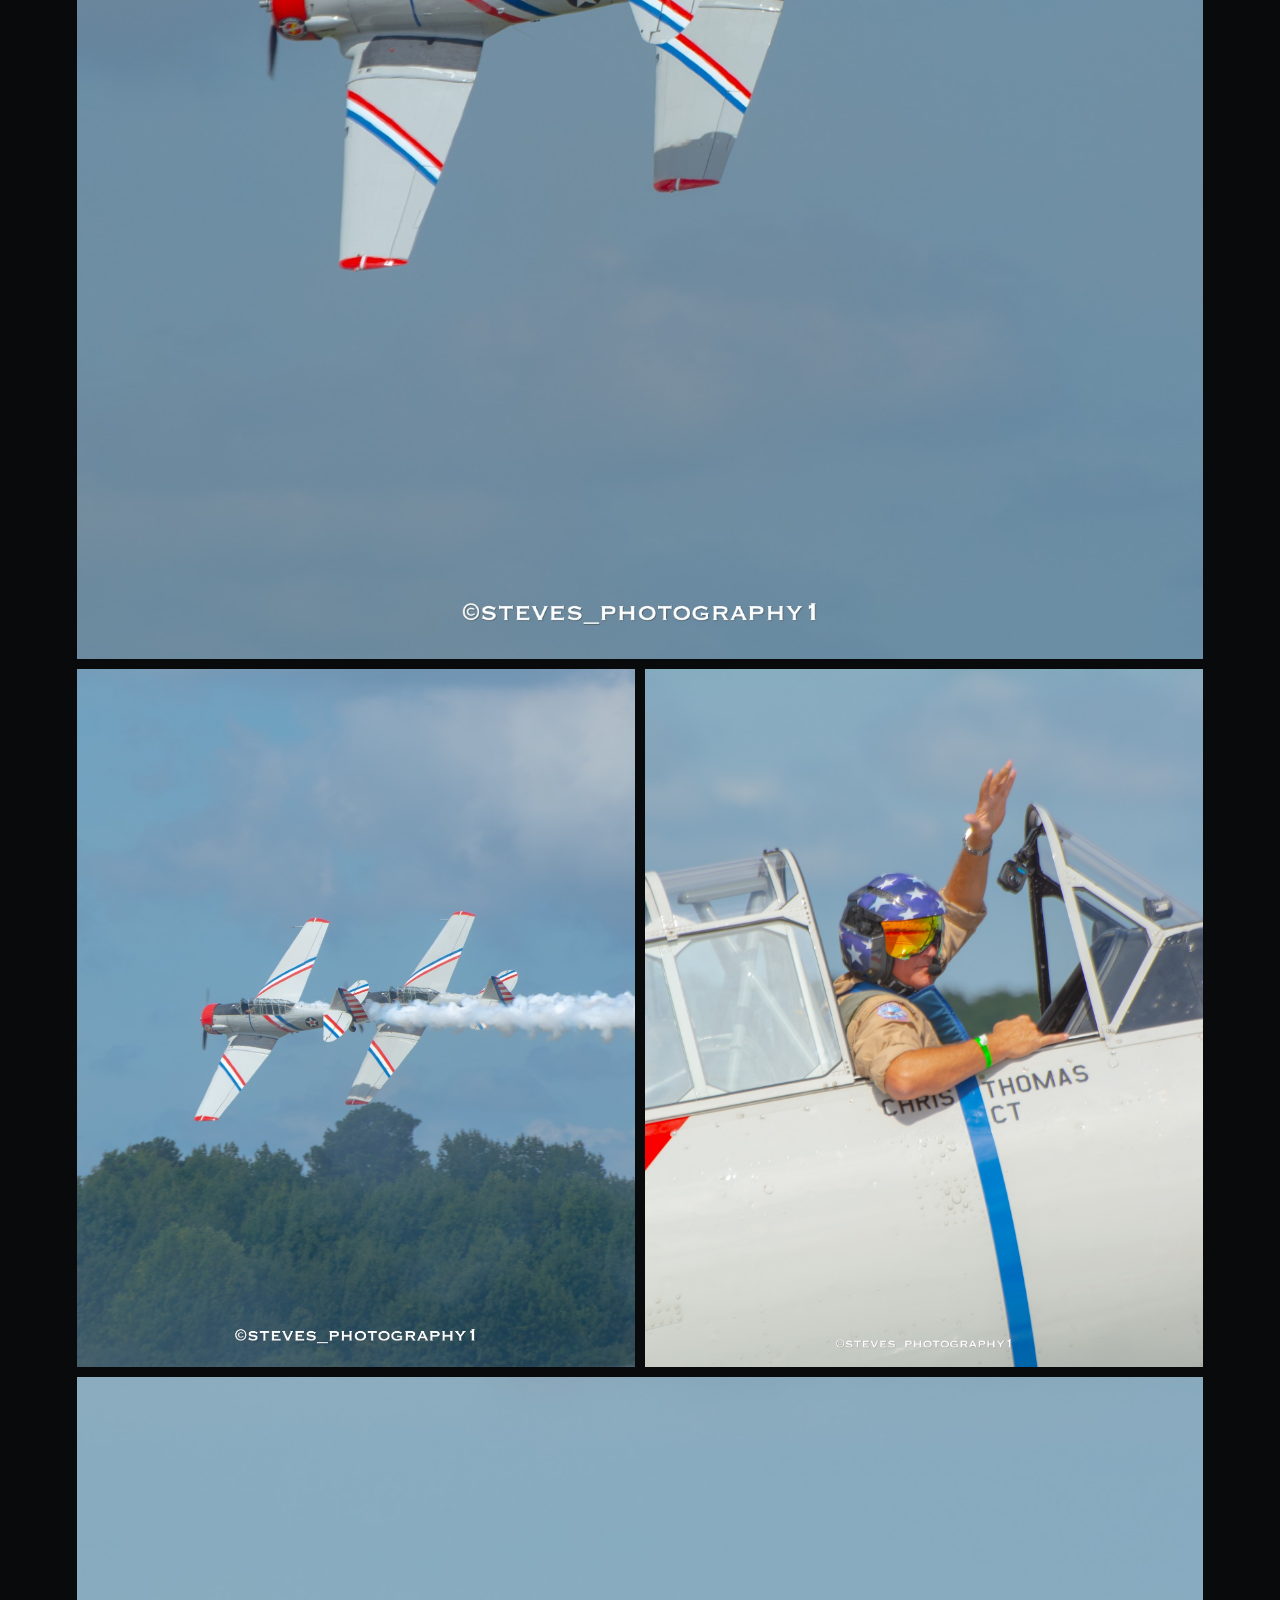
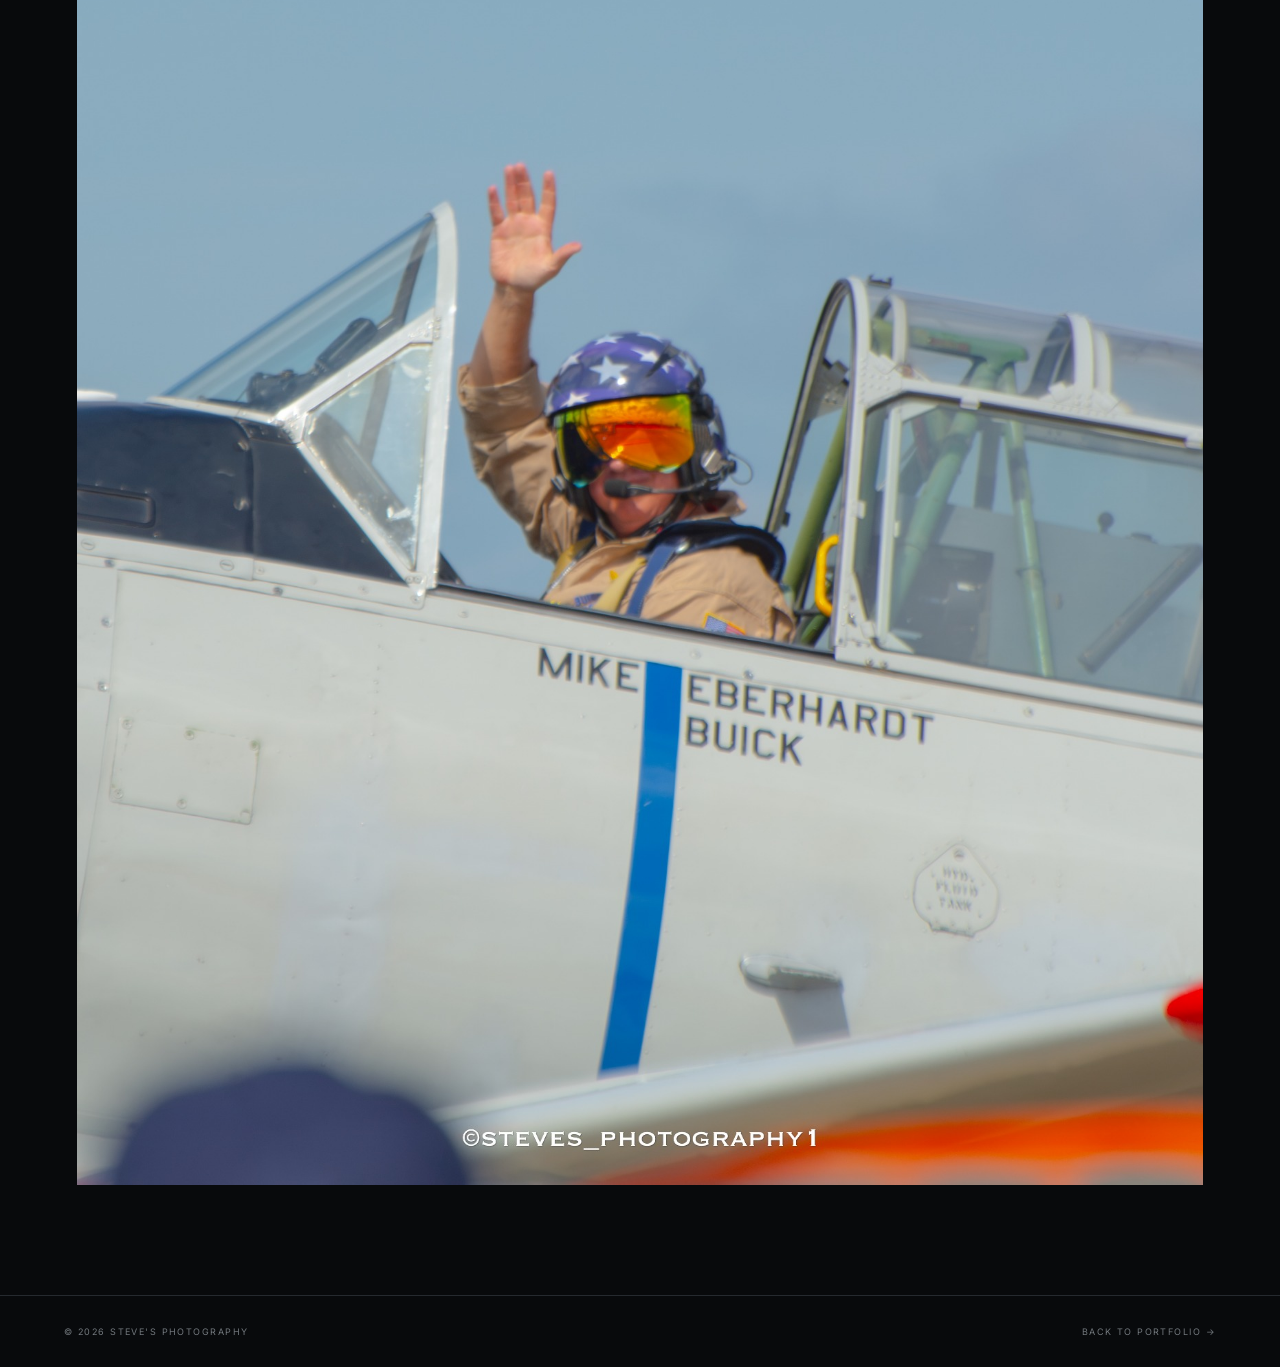
<file: warbirds.html>
<!DOCTYPE html><html lang="en"><head><meta charset="UTF-8"><meta name="viewport" content="width=device-width, initial-scale=1.0"><meta name="description" content="Steve's Photography — warbird aviation photography."><title>Warbirds | Steve's Photography</title><link rel="stylesheet" href="styles.css"></head><body><header class="site-header"><a class="brand" href="index.html">STEVE'S <span>PHOTOGRAPHY</span></a><nav><a href="index.html">Home</a><a href="portfolio.html">Portfolio</a><a href="about.html">About</a><a href="gear.html">Gear</a><a href="contact.html">Contact</a></nav></header><main><section class="portfolio-header"><div><p class="eyebrow">STEVE'S PHOTOGRAPHY · SUBJECT</p><h1>Warbird<br><em>Thunder.</em></h1><p class="portfolio-intro">Photographs from the Warbird Thunder Demo Team, including formation flying, smoke demonstrations, and cockpit moments.</p></div><div><p class="portfolio-nav-label">08 PHOTOGRAPHS</p></div></section><section class="gallery-section portfolio-gallery"><div class="gallery-grid"><figure class="photo photo-wide"><img src="assets/DSC_6916.jpg" alt="Warbird Thunder Demo Team aircraft flying in formation"></figure><figure class="photo"><img src="assets/DSC_7219.jpg" alt="Warbird Thunder Demo Team aircraft viewed from below with smoke trails"></figure><figure class="photo"><img src="assets/DSC_7247.jpg" alt="Warbird Thunder Demo Team aircraft climbing with smoke trails"></figure><figure class="photo photo-tall"><img src="assets/DSC_7250.jpg" alt="Warbird Thunder Demo Team aircraft in a steep climbing maneuver"></figure><figure class="photo photo-wide"><img src="assets/DSC_7367.jpg" alt="Warbird Thunder Demo Team aircraft passing in close formation with smoke"></figure><figure class="photo"><img src="assets/DSC_7369.jpg" alt="Warbird Thunder Demo Team aircraft flying in formation over the trees"></figure><figure class="photo"><img src="assets/DSC_7386.jpg" alt="Warbird Thunder pilot waving from the cockpit"></figure><figure class="photo photo-wide"><img src="assets/DSC_7416.jpg" alt="Warbird Thunder pilot waving from the cockpit"></figure></div></section></main><footer><span>© 2026 STEVE'S PHOTOGRAPHY</span><a href="portfolio.html">BACK TO PORTFOLIO →</a></footer></body></html>
</file>
<file: styles.css>
@import url('https://fonts.googleapis.com/css2?family=Barlow+Condensed:wght@400;500;600;700&family=Inter:wght@400;500;600&display=swap');

:root { --bg:#080a0c; --panel:#101317; --text:#f2f3f1; --muted:#969ca2; --line:#252a2f; --accent:#d9d5c9; }
* { box-sizing:border-box; }
html { scroll-behavior:smooth; }
body { margin:0; background:var(--bg); color:var(--text); font-family:Inter,Arial,sans-serif; }
a { color:inherit; text-decoration:none; }
button { font:inherit; }
.site-header { position:absolute; z-index:10; top:0; left:0; right:0; display:flex; justify-content:space-between; align-items:center; padding:30px 5vw; color:#fff; mix-blend-mode:screen; }
.brand { font-family:'Barlow Condensed',sans-serif; font-size:22px; font-weight:700; letter-spacing:.09em; }
.brand span { font-weight:400; }
.site-header nav { display:flex; gap:34px; font-size:12px; text-transform:uppercase; letter-spacing:.15em; }
.site-header nav a { opacity:.8; transition:opacity .2s; }
.site-header nav a:hover { opacity:1; }
.hero { height:100vh; min-height:680px; position:relative; overflow:hidden; display:flex; align-items:flex-end; padding:0 5vw 8vh; }
.hero-image { position:absolute; inset:0; width:100%; height:100%; object-fit:cover; object-position:center; filter:saturate(.82) contrast(1.05); }
.hero-overlay { position:absolute; inset:0; background:linear-gradient(90deg,rgba(0,0,0,.7),rgba(0,0,0,.12) 65%),linear-gradient(0deg,rgba(0,0,0,.7),transparent 45%); }
.hero-content { position:relative; z-index:2; max-width:720px; }
.eyebrow { margin:0 0 18px; color:#b3b8bc; font-size:11px; font-weight:600; letter-spacing:.2em; text-transform:uppercase; }
h1,h2 { margin:0; font-family:'Barlow Condensed',sans-serif; text-transform:uppercase; font-weight:600; line-height:.87; letter-spacing:-.025em; }
h1 { font-size:clamp(70px,10vw,150px); }
h1 em,h2 em { font-style:normal; color:#9ea4a9; }
.hero-copy { max-width:450px; color:#d1d4d5; font-size:15px; line-height:1.7; margin:30px 0; }
.button { display:inline-flex; align-items:center; gap:30px; border:1px solid rgba(255,255,255,.45); padding:15px 19px; font-size:11px; letter-spacing:.12em; text-transform:uppercase; transition:background .25s,color .25s; }
.button:hover { background:#fff; color:#080a0c; }
.button span { font-size:16px; }
.hero-meta { position:absolute; right:5vw; bottom:8vh; z-index:2; font-size:10px; letter-spacing:.2em; color:#c4c8ca; }
.intro,.contact { padding:150px 10vw; display:grid; grid-template-columns:1fr 1fr; gap:8vw; border-bottom:1px solid var(--line); }
h2 { font-size:clamp(55px,7vw,100px); }
.intro-copy { align-self:end; max-width:560px; color:var(--muted); line-height:1.9; font-size:15px; }
.gallery-section { padding:130px 5vw 160px; }
.section-heading { display:flex; justify-content:space-between; align-items:end; margin-bottom:60px; }
.section-heading > p { margin:0 0 7px; color:var(--muted); font-size:10px; letter-spacing:.16em; text-transform:uppercase; }
.gallery-grid { display:grid; grid-template-columns:repeat(2,1fr); gap:16px; }
.photo { margin:0; overflow:hidden; background:#111; min-height:420px; }
.photo-wide { grid-column:span 2; min-height:600px; }
.photo-tall { min-height:700px; }
.photo-button { position:relative; display:block; width:100%; height:100%; padding:0; border:0; background:none; cursor:zoom-in; overflow:hidden; }
.photo img { display:block; width:100%; height:100%; min-height:inherit; object-fit:cover; transition:transform .7s cubic-bezier(.2,.7,.2,1),filter .4s; }
.photo:hover img { transform:scale(1.025); filter:brightness(1.08); }
.photo-number { position:absolute; top:18px; left:20px; font-family:'Barlow Condensed'; font-size:14px; letter-spacing:.1em; text-shadow:0 2px 8px #000; }
.statement { padding:150px 10vw; border-bottom:1px solid var(--line); }
.statement-text { max-width:1000px; margin:0; font-family:'Barlow Condensed'; font-size:clamp(45px,6vw,88px); line-height:.95; text-transform:uppercase; }
.contact { border-bottom:0; }
.contact-links { display:flex; flex-direction:column; align-self:end; }
.contact-links a { padding:19px 0; border-bottom:1px solid var(--line); font-size:13px; letter-spacing:.12em; text-transform:uppercase; display:flex; justify-content:space-between; }
.contact-links a:first-child { border-top:1px solid var(--line); }
.contact-links span { color:var(--muted); }
footer { border-top:1px solid var(--line); padding:30px 5vw; display:flex; justify-content:space-between; color:#72787d; font-size:9px; letter-spacing:.16em; text-transform:uppercase; }
.lightbox { position:fixed; inset:0; z-index:100; background:rgba(3,4,5,.96); display:flex; align-items:center; justify-content:center; opacity:0; visibility:hidden; transition:opacity .25s,visibility .25s; padding:5vh 8vw; }
.lightbox.open { opacity:1; visibility:visible; }
.lightbox-content { max-width:1400px; max-height:90vh; width:100%; height:100%; display:flex; flex-direction:column; justify-content:center; }
.lightbox-content img { max-width:100%; max-height:calc(90vh - 40px); object-fit:contain; margin:auto; }
.lightbox-caption { display:flex; justify-content:space-between; padding-top:12px; color:#999; font-size:10px; letter-spacing:.14em; text-transform:uppercase; }
.lightbox-close,.lightbox-nav { position:absolute; border:0; background:none; color:#fff; cursor:pointer; }
.lightbox-close { top:25px; right:35px; font-size:38px; font-weight:200; }
.lightbox-nav { top:50%; transform:translateY(-50%); font-size:28px; padding:25px; color:#aaa; transition:color .2s; }
.lightbox-nav:hover { color:#fff; }
.lightbox-nav.prev { left:10px; }
.lightbox-nav.next { right:10px; }
@media(max-width:800px) {
  .site-header { padding:22px 6vw; }
  .site-header nav { gap:15px; }
  .hero { min-height:620px; padding:0 6vw 8vh; }
  .hero-image { object-position:58% center; }
  .hero-meta { display:none; }
  .intro,.contact { padding:90px 7vw; grid-template-columns:1fr; gap:45px; }
  .gallery-section { padding:90px 4vw 100px; }
  .gallery-grid { grid-template-columns:1fr; gap:10px; }
  .photo,.photo-wide,.photo-tall { grid-column:auto; min-height:0; height:auto; }
  .photo img { aspect-ratio:4/3; min-height:0; }
  .photo-wide img { aspect-ratio:16/10; }
  .photo-tall img { aspect-ratio:3/4; }
  .statement { padding:100px 7vw; }
  footer { padding:25px 6vw; }
}
@media(max-width:500px) {
  .site-header nav a:nth-child(3) { display:none; }
  .brand { font-size:18px; }
  h1 { font-size:65px; }
  .section-heading { margin-bottom:35px; }
}
.gallery-secondary { padding-top: 20px; border-top: 1px solid var(--line); }
.homepage-intro,.homepage-cta{display:grid;grid-template-columns:minmax(0,1fr) minmax(0,1fr);gap:60px;align-items:end;padding:100px 0;border-bottom:1px solid rgba(255,255,255,.1);}
.homepage-intro h2,.homepage-cta h2{margin:0;line-height:1.05;font-size:clamp(2.4rem,5vw,4.8rem);letter-spacing:-.04em;}
.homepage-intro .intro-copy{max-width:560px;color:#aeb6c0;font-size:1.08rem;margin:0;}
.homepage-cta .button{justify-self:start;}
@media(max-width:800px){.homepage-intro,.homepage-cta{grid-template-columns:1fr;gap:30px;padding:65px 0;}}
.hero-actions { display:flex; align-items:center; gap:28px; flex-wrap:wrap; }
.hero-text-link { font-size:11px; letter-spacing:.12em; text-transform:uppercase; color:#d0d4d6; }
.hero-text-link span { margin-left:10px; font-size:15px; }
.hero-text-link:hover { color:#fff; }
.intro-copy-wrap { align-self:end; }
.inline-link { display:inline-flex; align-items:center; gap:14px; margin-top:22px; padding-bottom:7px; border-bottom:1px solid #555b60; color:#e1e3e4; font-size:11px; letter-spacing:.12em; text-transform:uppercase; }
.inline-link span { font-size:15px; }
.inline-link:hover { border-color:#fff; }
.subject-strip { padding:85px 10vw; border-bottom:1px solid var(--line); }
.subject-strip-heading { display:flex; justify-content:space-between; align-items:end; margin-bottom:35px; }
.subject-strip-heading > p:last-child { margin:0 0 18px; color:var(--muted); font-size:10px; letter-spacing:.16em; text-transform:uppercase; }
.subject-list { display:grid; grid-template-columns:repeat(3,1fr); border-top:1px solid var(--line); }
.subject-list a { display:block; padding:22px 18px 22px 0; border-bottom:1px solid var(--line); color:#c9cdd0; font-family:'Barlow Condensed',sans-serif; font-size:22px; text-transform:uppercase; letter-spacing:.02em; transition:color .2s,background .2s; }
.subject-list a:nth-child(3n+2), .subject-list a:nth-child(3n+3) { padding-left:18px; border-left:1px solid var(--line); }
.subject-list a:hover { color:#fff; background:rgba(255,255,255,.025); }
.homepage-cta { padding-left:10vw; padding-right:10vw; }
@media(max-width:800px) {
  .hero-actions { gap:20px; }
  .hero-text-link { width:100%; }
  .subject-strip { padding:65px 7vw; }
  .subject-strip-heading { align-items:start; flex-direction:column; gap:4px; }
  .subject-strip-heading > p:last-child { margin:0; }
  .subject-list { grid-template-columns:1fr; }
  .subject-list a, .subject-list a:nth-child(3n+2), .subject-list a:nth-child(3n+3) { padding:17px 0; border-left:0; }
  .homepage-cta { padding-left:7vw; padding-right:7vw; }
}
@media(min-width:801px) {
  .site-header { padding-left:6vw; padding-right:6vw; }
  .hero { padding-left:6vw; padding-right:6vw; }
  .gallery-section { padding-left:6vw; padding-right:6vw; }
  .section-heading { padding-left:1vw; padding-right:1vw; }
  .photo-wide { min-height:480px; }
  .photo-tall { min-height:560px; }
  .photo { min-height:350px; }
  .statement,.contact { padding-left:12vw; padding-right:12vw; }
  .homepage-intro,.homepage-cta { padding-left:6vw; padding-right:6vw; }
  .subject-strip { padding-left:12vw; padding-right:12vw; }
}
@media(max-width:800px) {
  .site-header { padding-left:7vw; padding-right:7vw; }
  .hero { padding-left:7vw; padding-right:7vw; }
  .gallery-section { padding-left:6vw; padding-right:6vw; }
  .section-heading { padding-left:1vw; padding-right:1vw; }
  .statement,.contact { padding-left:9vw; padding-right:9vw; }
  .homepage-intro,.homepage-cta { padding-left:7vw; padding-right:7vw; }
}
.portfolio-header { padding:145px 10vw 75px; display:grid; grid-template-columns:minmax(0,1.1fr) minmax(320px,.9fr); gap:70px; align-items:end; border-bottom:1px solid var(--line); }
.portfolio-header h1 { font-size:clamp(68px,8vw,120px); }
.portfolio-intro { max-width:620px; margin:28px 0 0; color:var(--muted); line-height:1.8; font-size:14px; }
.portfolio-nav-wrap { align-self:end; }
.portfolio-nav-label { margin:0 0 14px; color:#777e84; font-size:9px; letter-spacing:.18em; text-transform:uppercase; }
.portfolio-filters { display:flex; flex-wrap:wrap; gap:8px; }
.portfolio-filter { border:1px solid var(--line); background:transparent; color:#9ea5aa; padding:10px 13px; cursor:pointer; font-size:10px; letter-spacing:.12em; text-transform:uppercase; transition:background .2s,color .2s,border-color .2s; }
.portfolio-filter:hover,.portfolio-filter.active { background:#f2f3f1; color:#080a0c; border-color:#f2f3f1; }
.portfolio-gallery { padding-top:90px; padding-bottom:110px; }
.portfolio-gallery + .portfolio-gallery { border-top:1px solid var(--line); }
.portfolio-gallery .gallery-grid { gap:10px; }
.portfolio-gallery .section-heading { margin-bottom:38px; }
.portfolio-gallery.is-hidden { display:none; }
@media(max-width:800px) { .portfolio-header { padding:105px 7vw 55px; grid-template-columns:1fr; gap:40px; } .portfolio-gallery { padding-top:65px; padding-bottom:80px; } .portfolio-gallery .section-heading { margin-bottom:28px; } }
</file>
